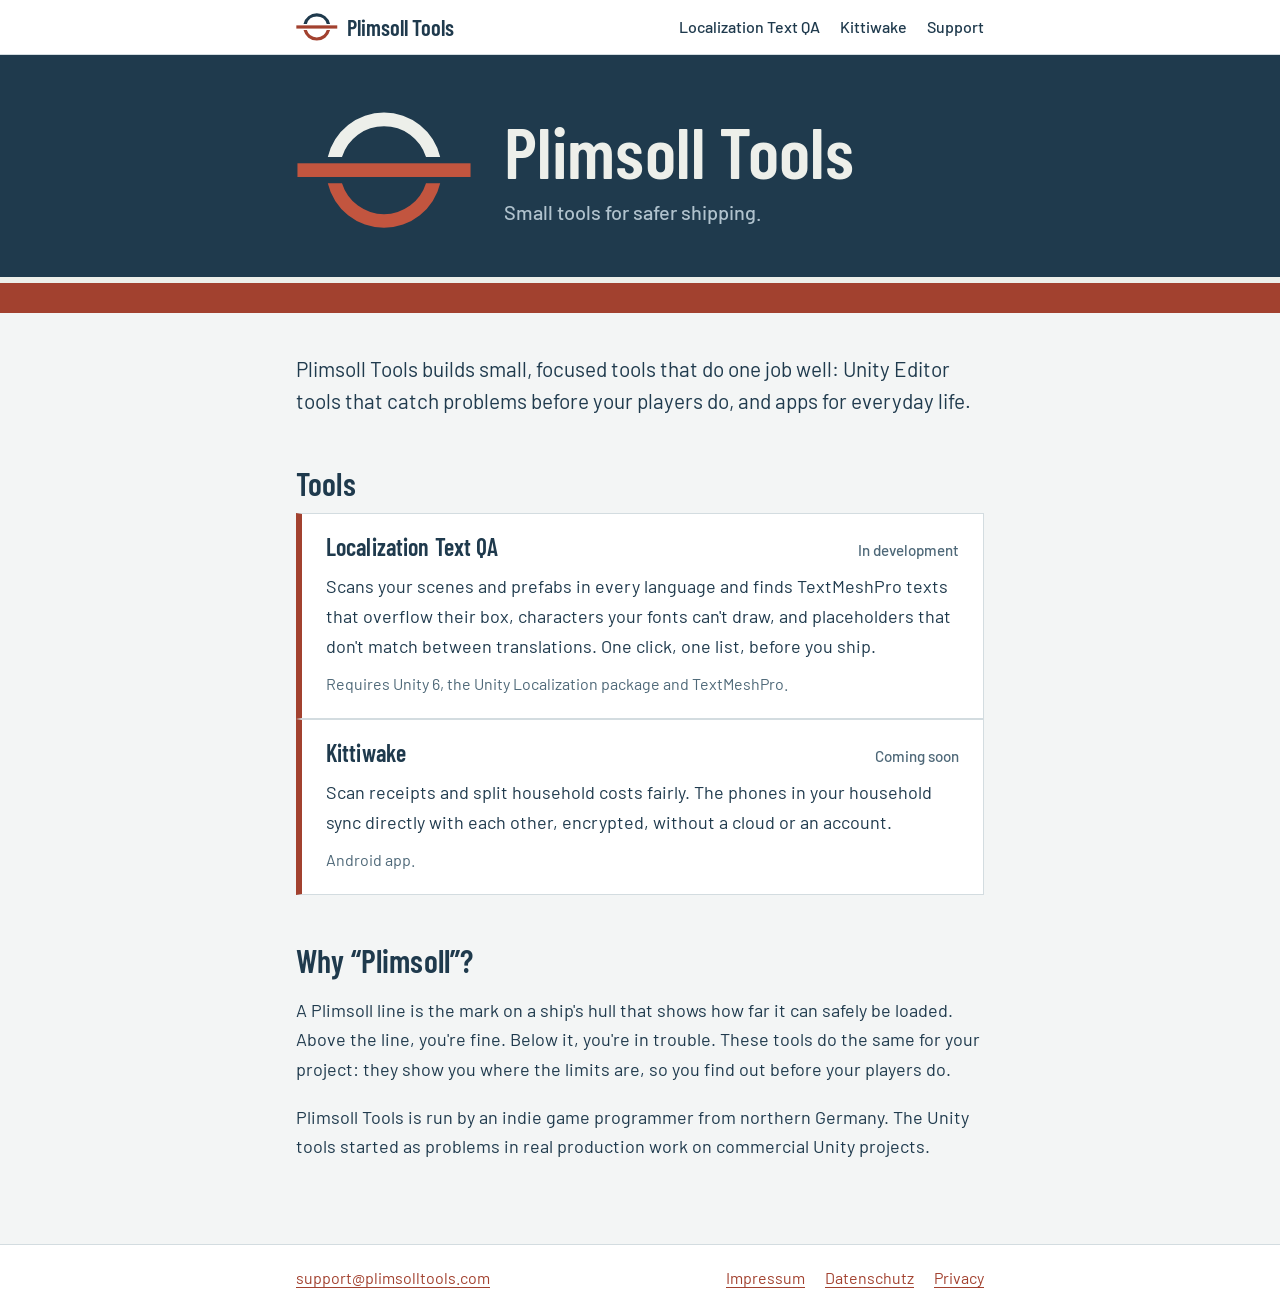
<file: index.html>
<!doctype html>
<html lang="en">
<head>
<meta charset="utf-8">
<meta name="viewport" content="width=device-width, initial-scale=1">
<title>Plimsoll Tools – Small tools for safer shipping</title>
<meta name="description" content="Small, focused tools: Unity Editor tools that catch problems before your players do, and apps for everyday life.">
<meta property="og:title" content="Plimsoll Tools – Small tools for safer shipping">
<meta property="og:description" content="Small, focused tools: Unity Editor tools that catch problems before your players do, and apps for everyday life.">
<meta property="og:image" content="https://plimsolltools.com/assets/og.png">
<meta property="og:type" content="website">
<link rel="icon" href="assets/favicon.svg" type="image/svg+xml">
<link rel="preload" href="assets/fonts/BarlowCondensed-SemiBold.woff2" as="font" type="font/woff2" crossorigin>
<link rel="stylesheet" href="assets/style.css">
</head>
<body>
<header class="site-head">
  <div class="wrap head-inner">
    <a class="brand" href="index.html"><svg class="mark mark-head" viewBox="-61 -41 122 82" aria-hidden="true"><path class="mark-top" d="M-38.96 -9.05A40 40 0 0 1 38.96 -9.05L29.13 -9.05A30.5 30.5 0 0 0 -29.13 -9.05Z"/><path class="mark-low" d="M-38.96 9.05A40 40 0 0 0 38.96 9.05L29.13 9.05A30.5 30.5 0 0 1 -29.13 9.05Z"/><g class="mark-low"><rect x="-60" y="-4.75" width="120" height="9.5"/></g></svg><span>Plimsoll Tools</span></a>
    <nav aria-label="Main"><a href="tools/localization-text-qa/index.html">Localization Text QA</a><a href="apps/kittiwake/index.html">Kittiwake</a><a href="support.html">Support</a></nav>
  </div>
</header>
<section class="hero"><div class="wrap"><svg class="mark mark-hero" viewBox="-61 -41 122 82" role="img" aria-label="Plimsoll mark"><path class="mark-top" d="M-38.96 -9.05A40 40 0 0 1 38.96 -9.05L29.13 -9.05A30.5 30.5 0 0 0 -29.13 -9.05Z"/><path class="mark-low" d="M-38.96 9.05A40 40 0 0 0 38.96 9.05L29.13 9.05A30.5 30.5 0 0 1 -29.13 9.05Z"/><g class="mark-low"><rect x="-60" y="-4.75" width="120" height="9.5"/></g></svg>
<div><h1>Plimsoll Tools</h1><p class="claim">Small tools for safer shipping.</p></div></div><div class="waterline" aria-hidden="true"></div></section>
<main class="wrap content">

<p class="lead">Plimsoll Tools builds small, focused tools that do one job well: Unity Editor tools that catch problems before your players do, and apps for everyday life.</p>

<h2>Tools</h2>
<article class="tool">
  <div class="tool-head"><h3><a href="tools/localization-text-qa/index.html">Localization Text QA</a></h3><span class="status">In development</span></div>
  <p>Scans your scenes and prefabs in every language and finds TextMeshPro texts that overflow their box, characters your fonts can't draw, and placeholders that don't match between translations. One click, one list, before you ship.</p>
  <p class="meta">Requires Unity 6, the Unity Localization package and TextMeshPro.</p>
</article>
<article class="tool">
  <div class="tool-head"><h3><a href="apps/kittiwake/index.html">Kittiwake</a></h3><span class="status">Coming soon</span></div>
  <p>Scan receipts and split household costs fairly. The phones in your household sync directly with each other, encrypted, without a cloud or an account.</p>
  <p class="meta">Android app.</p>
</article>

<h2>Why “Plimsoll”?</h2>
<p>A Plimsoll line is the mark on a ship's hull that shows how far it can safely be loaded. Above the line, you're fine. Below it, you're in trouble. These tools do the same for your project: they show you where the limits are, so you find out before your players do.</p>
<p>Plimsoll Tools is run by an indie game programmer from northern Germany. The Unity tools started as problems in real production work on commercial Unity projects.</p>

</main>
<footer class="site-foot">
  <div class="wrap foot-inner">
    <p><a href="mailto:support@plimsolltools.com">support@plimsolltools.com</a></p>
    <p><a href="impressum.html">Impressum</a> <a href="datenschutz.html">Datenschutz</a> <a href="privacy.html">Privacy</a></p>
  </div>
</footer>
</body>
</html>
</file>
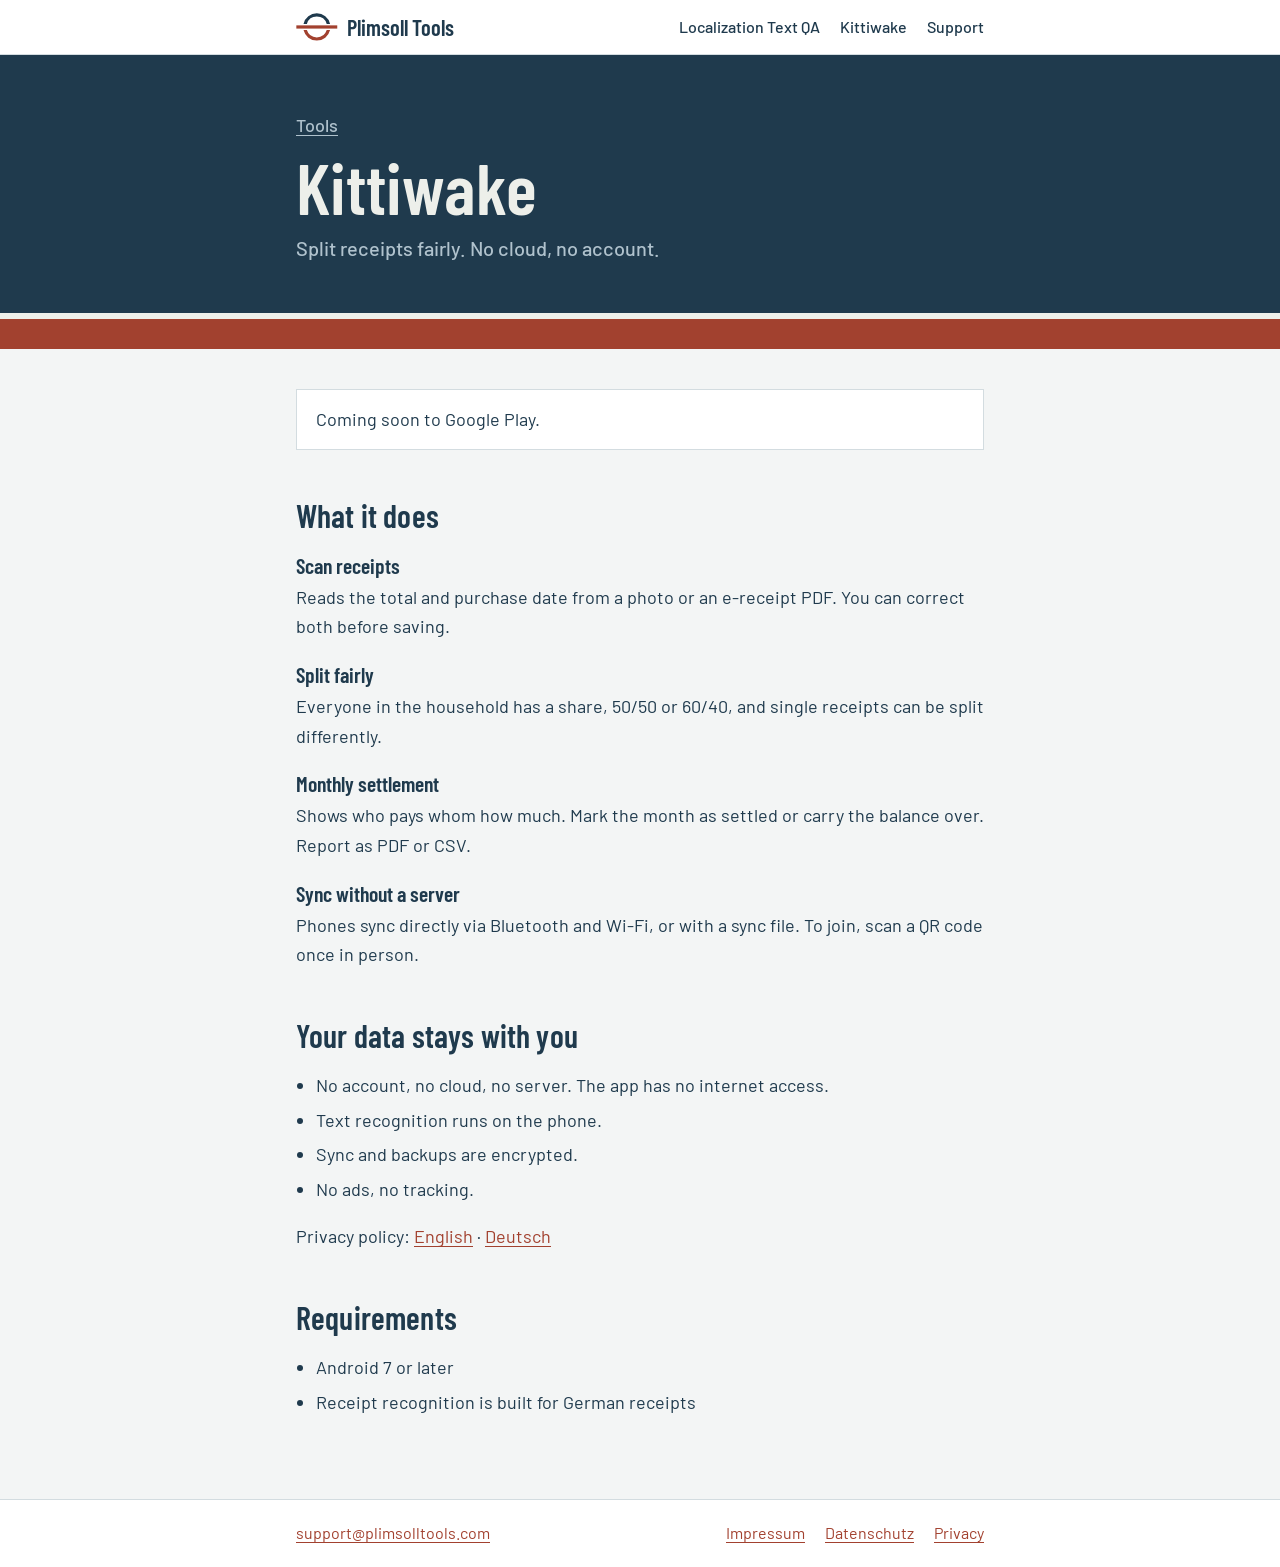
<file: apps/kittiwake/index.html>
<!doctype html>
<html lang="en">
<head>
<meta charset="utf-8">
<meta name="viewport" content="width=device-width, initial-scale=1">
<title>Kittiwake – Plimsoll Tools</title>
<meta name="description" content="Scan receipts and split household costs fairly. No cloud, no account.">
<meta property="og:title" content="Kittiwake – Plimsoll Tools">
<meta property="og:description" content="Scan receipts and split household costs fairly. No cloud, no account.">
<meta property="og:image" content="https://plimsolltools.com/assets/og.png">
<meta property="og:type" content="website">
<link rel="icon" href="../../assets/favicon.svg" type="image/svg+xml">
<link rel="preload" href="../../assets/fonts/BarlowCondensed-SemiBold.woff2" as="font" type="font/woff2" crossorigin>
<link rel="stylesheet" href="../../assets/style.css">
</head>
<body>
<header class="site-head">
  <div class="wrap head-inner">
    <a class="brand" href="../../index.html"><svg class="mark mark-head" viewBox="-61 -41 122 82" aria-hidden="true"><path class="mark-top" d="M-38.96 -9.05A40 40 0 0 1 38.96 -9.05L29.13 -9.05A30.5 30.5 0 0 0 -29.13 -9.05Z"/><path class="mark-low" d="M-38.96 9.05A40 40 0 0 0 38.96 9.05L29.13 9.05A30.5 30.5 0 0 1 -29.13 9.05Z"/><g class="mark-low"><rect x="-60" y="-4.75" width="120" height="9.5"/></g></svg><span>Plimsoll Tools</span></a>
    <nav aria-label="Main"><a href="../../tools/localization-text-qa/index.html">Localization Text QA</a><a href="../../apps/kittiwake/index.html">Kittiwake</a><a href="../../support.html">Support</a></nav>
  </div>
</header>
<section class="hero"><div class="wrap"><div><p class="crumb"><a href="../../index.html">Tools</a></p><h1>Kittiwake</h1>
<p class="claim">Split receipts fairly. No cloud, no account.</p></div></div><div class="waterline" aria-hidden="true"></div></section>
<main class="wrap content">

<p class="note">Coming soon to Google Play.</p>

<h2>What it does</h2>
<dl class="checks">
  <dt>Scan receipts</dt><dd>Reads the total and purchase date from a photo or an e-receipt PDF. You can correct both before saving.</dd>
  <dt>Split fairly</dt><dd>Everyone in the household has a share, 50/50 or 60/40, and single receipts can be split differently.</dd>
  <dt>Monthly settlement</dt><dd>Shows who pays whom how much. Mark the month as settled or carry the balance over. Report as PDF or CSV.</dd>
  <dt>Sync without a server</dt><dd>Phones sync directly via Bluetooth and Wi-Fi, or with a sync file. To join, scan a QR code once in person.</dd>
</dl>

<h2>Your data stays with you</h2>
<ul>
  <li>No account, no cloud, no server. The app has no internet access.</li>
  <li>Text recognition runs on the phone.</li>
  <li>Sync and backups are encrypted.</li>
  <li>No ads, no tracking.</li>
</ul>
<p>Privacy policy: <a href="privacy.html">English</a> · <a href="datenschutz.html" lang="de">Deutsch</a></p>

<h2>Requirements</h2>
<ul>
  <li>Android 7 or later</li>
  <li>Receipt recognition is built for German receipts</li>
</ul>

</main>
<footer class="site-foot">
  <div class="wrap foot-inner">
    <p><a href="mailto:support@plimsolltools.com">support@plimsolltools.com</a></p>
    <p><a href="../../impressum.html">Impressum</a> <a href="../../datenschutz.html">Datenschutz</a> <a href="../../privacy.html">Privacy</a></p>
  </div>
</footer>
</body>
</html>
</file>
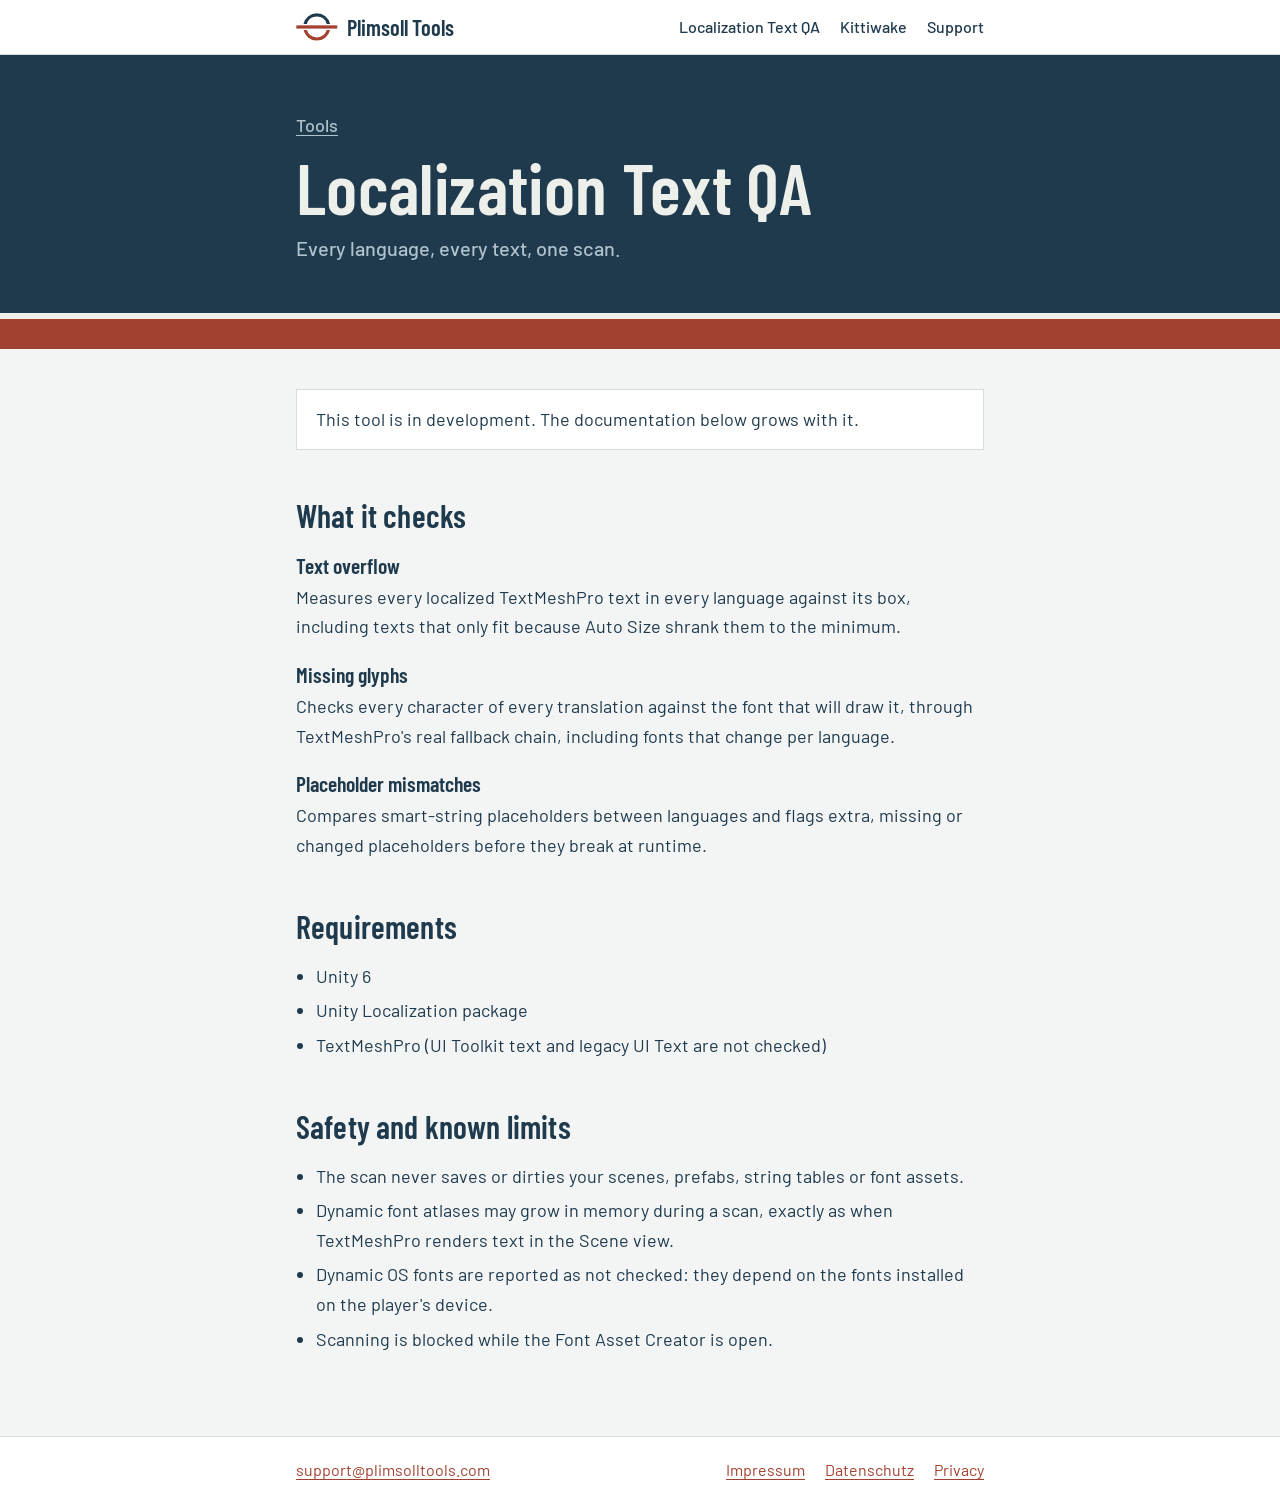
<file: tools/localization-text-qa/index.html>
<!doctype html>
<html lang="en">
<head>
<meta charset="utf-8">
<meta name="viewport" content="width=device-width, initial-scale=1">
<title>Localization Text QA – Plimsoll Tools</title>
<meta name="description" content="Find overflowing texts, missing glyphs and placeholder mismatches in every language of your Unity project.">
<meta property="og:title" content="Localization Text QA – Plimsoll Tools">
<meta property="og:description" content="Find overflowing texts, missing glyphs and placeholder mismatches in every language of your Unity project.">
<meta property="og:image" content="https://plimsolltools.com/assets/og.png">
<meta property="og:type" content="website">
<link rel="icon" href="../../assets/favicon.svg" type="image/svg+xml">
<link rel="preload" href="../../assets/fonts/BarlowCondensed-SemiBold.woff2" as="font" type="font/woff2" crossorigin>
<link rel="stylesheet" href="../../assets/style.css">
</head>
<body>
<header class="site-head">
  <div class="wrap head-inner">
    <a class="brand" href="../../index.html"><svg class="mark mark-head" viewBox="-61 -41 122 82" aria-hidden="true"><path class="mark-top" d="M-38.96 -9.05A40 40 0 0 1 38.96 -9.05L29.13 -9.05A30.5 30.5 0 0 0 -29.13 -9.05Z"/><path class="mark-low" d="M-38.96 9.05A40 40 0 0 0 38.96 9.05L29.13 9.05A30.5 30.5 0 0 1 -29.13 9.05Z"/><g class="mark-low"><rect x="-60" y="-4.75" width="120" height="9.5"/></g></svg><span>Plimsoll Tools</span></a>
    <nav aria-label="Main"><a href="../../tools/localization-text-qa/index.html">Localization Text QA</a><a href="../../apps/kittiwake/index.html">Kittiwake</a><a href="../../support.html">Support</a></nav>
  </div>
</header>
<section class="hero"><div class="wrap"><div><p class="crumb"><a href="../../index.html">Tools</a></p><h1>Localization Text QA</h1>
<p class="claim">Every language, every text, one scan.</p></div></div><div class="waterline" aria-hidden="true"></div></section>
<main class="wrap content">

<p class="note">This tool is in development. The documentation below grows with it.</p>

<h2>What it checks</h2>
<dl class="checks">
  <dt>Text overflow</dt><dd>Measures every localized TextMeshPro text in every language against its box, including texts that only fit because Auto Size shrank them to the minimum.</dd>
  <dt>Missing glyphs</dt><dd>Checks every character of every translation against the font that will draw it, through TextMeshPro's real fallback chain, including fonts that change per language.</dd>
  <dt>Placeholder mismatches</dt><dd>Compares smart-string placeholders between languages and flags extra, missing or changed placeholders before they break at runtime.</dd>
</dl>

<h2>Requirements</h2>
<ul>
  <li>Unity 6</li>
  <li>Unity Localization package</li>
  <li>TextMeshPro (UI Toolkit text and legacy UI Text are not checked)</li>
</ul>

<!-- Vor dem Release ergänzen, jeweils als h2-Abschnitt:
     Installation (Import aus dem Asset Store, Menüpfad zum Fenster),
     Your first scan (Scan-Umfang wählen, Scan starten, Ergebnisliste lesen, Treffer anklicken),
     Settings (Beispielwerte für Platzhalter, Referenzsprache, Ignorieren-Liste). -->

<h2>Safety and known limits</h2>
<ul>
  <li>The scan never saves or dirties your scenes, prefabs, string tables or font assets.</li>
  <li>Dynamic font atlases may grow in memory during a scan, exactly as when TextMeshPro renders text in the Scene view.</li>
  <li>Dynamic OS fonts are reported as not checked: they depend on the fonts installed on the player's device.</li>
  <li>Scanning is blocked while the Font Asset Creator is open.</li>
</ul>

<!-- Vor dem Release: Abschnitt "Changelog" ergänzen, Versionen eintragen, neueste zuerst. -->

</main>
<footer class="site-foot">
  <div class="wrap foot-inner">
    <p><a href="mailto:support@plimsolltools.com">support@plimsolltools.com</a></p>
    <p><a href="../../impressum.html">Impressum</a> <a href="../../datenschutz.html">Datenschutz</a> <a href="../../privacy.html">Privacy</a></p>
  </div>
</footer>
</body>
</html>
</file>
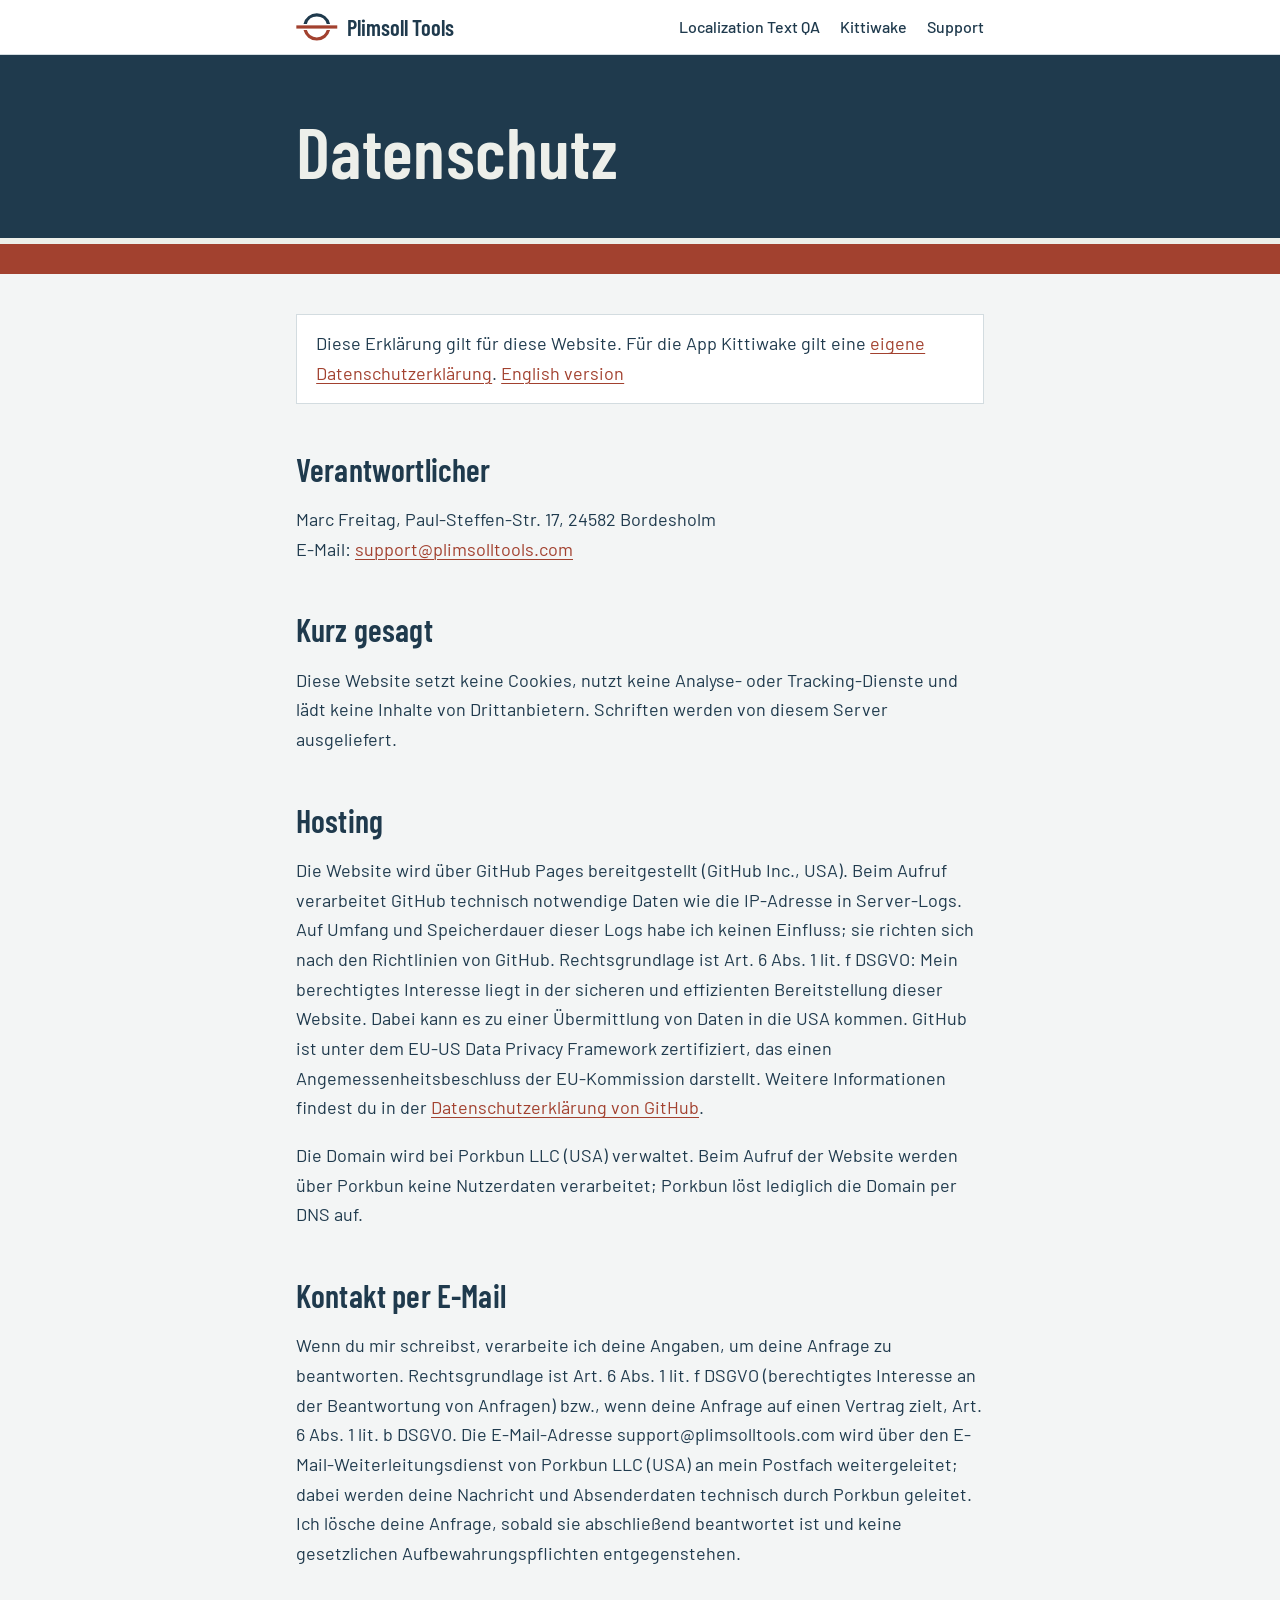
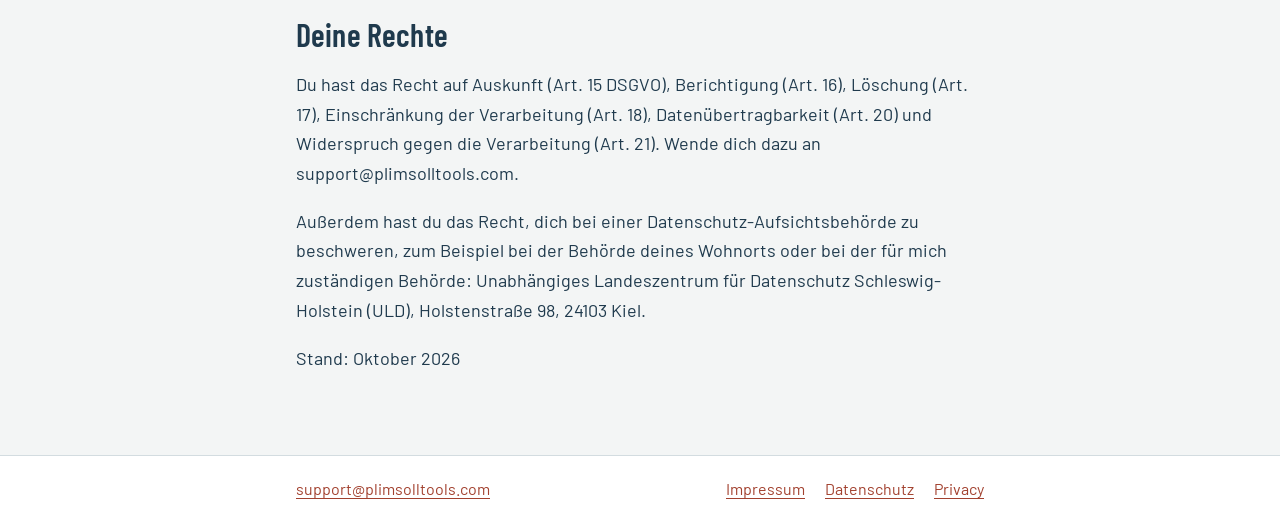
<file: datenschutz.html>
<!doctype html>
<html lang="de">
<head>
<meta charset="utf-8">
<meta name="viewport" content="width=device-width, initial-scale=1">
<title>Datenschutz – Plimsoll Tools</title>
<meta name="description" content="Datenschutzerklärung von Plimsoll Tools.">
<meta property="og:title" content="Datenschutz – Plimsoll Tools">
<meta property="og:description" content="Datenschutzerklärung von Plimsoll Tools.">
<meta property="og:image" content="https://plimsolltools.com/assets/og.png">
<meta property="og:type" content="website">
<link rel="icon" href="assets/favicon.svg" type="image/svg+xml">
<link rel="preload" href="assets/fonts/BarlowCondensed-SemiBold.woff2" as="font" type="font/woff2" crossorigin>
<link rel="stylesheet" href="assets/style.css">
</head>
<body>
<header class="site-head">
  <div class="wrap head-inner">
    <a class="brand" href="index.html"><svg class="mark mark-head" viewBox="-61 -41 122 82" aria-hidden="true"><path class="mark-top" d="M-38.96 -9.05A40 40 0 0 1 38.96 -9.05L29.13 -9.05A30.5 30.5 0 0 0 -29.13 -9.05Z"/><path class="mark-low" d="M-38.96 9.05A40 40 0 0 0 38.96 9.05L29.13 9.05A30.5 30.5 0 0 1 -29.13 9.05Z"/><g class="mark-low"><rect x="-60" y="-4.75" width="120" height="9.5"/></g></svg><span>Plimsoll Tools</span></a>
    <nav aria-label="Main"><a href="tools/localization-text-qa/index.html">Localization Text QA</a><a href="apps/kittiwake/index.html">Kittiwake</a><a href="support.html">Support</a></nav>
  </div>
</header>
<section class="hero"><div class="wrap"><div><h1>Datenschutz</h1></div></div><div class="waterline" aria-hidden="true"></div></section>
<main class="wrap content">

<p class="note">Diese Erklärung gilt für diese Website. Für die App Kittiwake gilt eine <a href="apps/kittiwake/datenschutz.html">eigene Datenschutzerklärung</a>. <a href="privacy.html" lang="en">English version</a></p>

<h2>Verantwortlicher</h2>
<p>Marc Freitag, Paul-Steffen-Str. 17, 24582 Bordesholm<br>E-Mail: <a href="mailto:support@plimsolltools.com">support@plimsolltools.com</a></p>
<h2>Kurz gesagt</h2>
<p>Diese Website setzt keine Cookies, nutzt keine Analyse- oder Tracking-Dienste und lädt keine Inhalte von Drittanbietern. Schriften werden von diesem Server ausgeliefert.</p>
<h2>Hosting</h2>
<p>Die Website wird über GitHub Pages bereitgestellt (GitHub Inc., USA). Beim Aufruf verarbeitet GitHub technisch notwendige Daten wie die IP-Adresse in Server-Logs. Auf Umfang und Speicherdauer dieser Logs habe ich keinen Einfluss; sie richten sich nach den Richtlinien von GitHub. Rechtsgrundlage ist Art. 6 Abs. 1 lit. f DSGVO: Mein berechtigtes Interesse liegt in der sicheren und effizienten Bereitstellung dieser Website. Dabei kann es zu einer Übermittlung von Daten in die USA kommen. GitHub ist unter dem EU-US Data Privacy Framework zertifiziert, das einen Angemessenheitsbeschluss der EU-Kommission darstellt. Weitere Informationen findest du in der <a href="https://docs.github.com/de/site-policy/privacy-policies/github-general-privacy-statement">Datenschutzerklärung von GitHub</a>.</p>
<p>Die Domain wird bei Porkbun LLC (USA) verwaltet. Beim Aufruf der Website werden über Porkbun keine Nutzerdaten verarbeitet; Porkbun löst lediglich die Domain per DNS auf.</p>
<h2>Kontakt per E-Mail</h2>
<p>Wenn du mir schreibst, verarbeite ich deine Angaben, um deine Anfrage zu beantworten. Rechtsgrundlage ist Art. 6 Abs. 1 lit. f DSGVO (berechtigtes Interesse an der Beantwortung von Anfragen) bzw., wenn deine Anfrage auf einen Vertrag zielt, Art. 6 Abs. 1 lit. b DSGVO. Die E-Mail-Adresse support@plimsolltools.com wird über den E-Mail-Weiterleitungsdienst von Porkbun LLC (USA) an mein Postfach weitergeleitet; dabei werden deine Nachricht und Absenderdaten technisch durch Porkbun geleitet. Ich lösche deine Anfrage, sobald sie abschließend beantwortet ist und keine gesetzlichen Aufbewahrungspflichten entgegenstehen.</p>
<h2>Deine Rechte</h2>
<p>Du hast das Recht auf Auskunft (Art. 15 DSGVO), Berichtigung (Art. 16), Löschung (Art. 17), Einschränkung der Verarbeitung (Art. 18), Datenübertragbarkeit (Art. 20) und Widerspruch gegen die Verarbeitung (Art. 21). Wende dich dazu an support@plimsolltools.com.</p>
<p>Außerdem hast du das Recht, dich bei einer Datenschutz-Aufsichtsbehörde zu beschweren, zum Beispiel bei der Behörde deines Wohnorts oder bei der für mich zuständigen Behörde: Unabhängiges Landeszentrum für Datenschutz Schleswig-Holstein (ULD), Holstenstraße 98, 24103 Kiel.</p>
<p>Stand: Oktober 2026</p>

</main>
<footer class="site-foot">
  <div class="wrap foot-inner">
    <p><a href="mailto:support@plimsolltools.com">support@plimsolltools.com</a></p>
    <p><a href="impressum.html">Impressum</a> <a href="datenschutz.html">Datenschutz</a> <a href="privacy.html">Privacy</a></p>
  </div>
</footer>
</body>
</html>
</file>
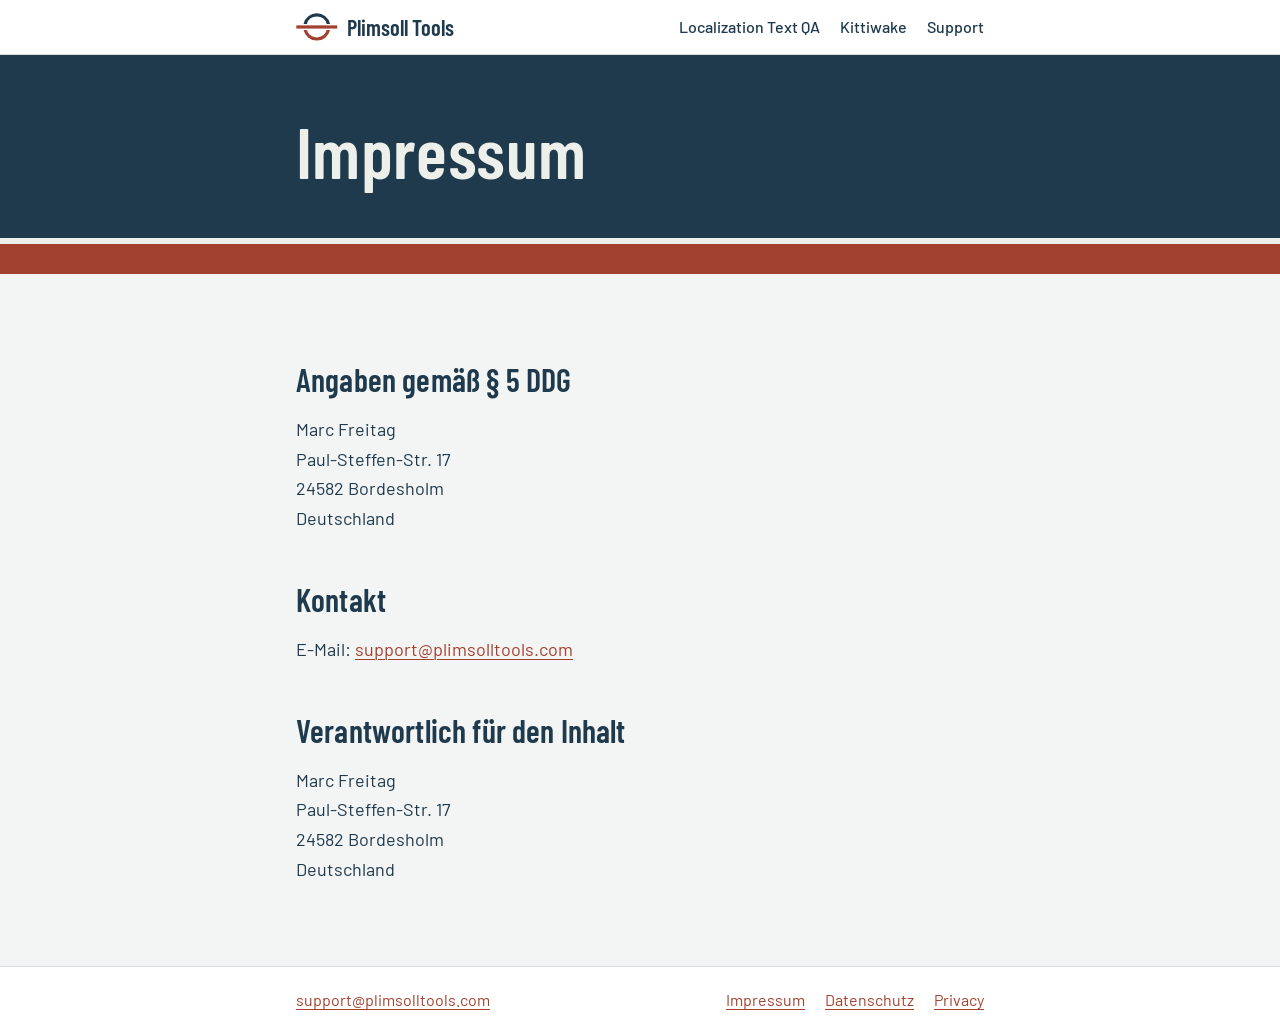
<file: impressum.html>
<!doctype html>
<html lang="de">
<head>
<meta charset="utf-8">
<meta name="viewport" content="width=device-width, initial-scale=1">
<title>Impressum – Plimsoll Tools</title>
<meta name="description" content="Impressum von Plimsoll Tools.">
<meta property="og:title" content="Impressum – Plimsoll Tools">
<meta property="og:description" content="Impressum von Plimsoll Tools.">
<meta property="og:image" content="https://plimsolltools.com/assets/og.png">
<meta property="og:type" content="website">
<link rel="icon" href="assets/favicon.svg" type="image/svg+xml">
<link rel="preload" href="assets/fonts/BarlowCondensed-SemiBold.woff2" as="font" type="font/woff2" crossorigin>
<link rel="stylesheet" href="assets/style.css">
</head>
<body>
<header class="site-head">
  <div class="wrap head-inner">
    <a class="brand" href="index.html"><svg class="mark mark-head" viewBox="-61 -41 122 82" aria-hidden="true"><path class="mark-top" d="M-38.96 -9.05A40 40 0 0 1 38.96 -9.05L29.13 -9.05A30.5 30.5 0 0 0 -29.13 -9.05Z"/><path class="mark-low" d="M-38.96 9.05A40 40 0 0 0 38.96 9.05L29.13 9.05A30.5 30.5 0 0 1 -29.13 9.05Z"/><g class="mark-low"><rect x="-60" y="-4.75" width="120" height="9.5"/></g></svg><span>Plimsoll Tools</span></a>
    <nav aria-label="Main"><a href="tools/localization-text-qa/index.html">Localization Text QA</a><a href="apps/kittiwake/index.html">Kittiwake</a><a href="support.html">Support</a></nav>
  </div>
</header>
<section class="hero"><div class="wrap"><div><h1>Impressum</h1></div></div><div class="waterline" aria-hidden="true"></div></section>
<main class="wrap content">

<h2>Angaben gemäß § 5 DDG</h2>
<p>Marc Freitag<br>Paul-Steffen-Str. 17<br>24582 Bordesholm<br>Deutschland</p>
<h2>Kontakt</h2>
<p>E-Mail: <a href="mailto:support@plimsolltools.com">support@plimsolltools.com</a></p>
<h2>Verantwortlich für den Inhalt</h2>
<p>Marc Freitag<br>Paul-Steffen-Str. 17<br>24582 Bordesholm<br>Deutschland</p>

</main>
<footer class="site-foot">
  <div class="wrap foot-inner">
    <p><a href="mailto:support@plimsolltools.com">support@plimsolltools.com</a></p>
    <p><a href="impressum.html">Impressum</a> <a href="datenschutz.html">Datenschutz</a> <a href="privacy.html">Privacy</a></p>
  </div>
</footer>
</body>
</html>
</file>
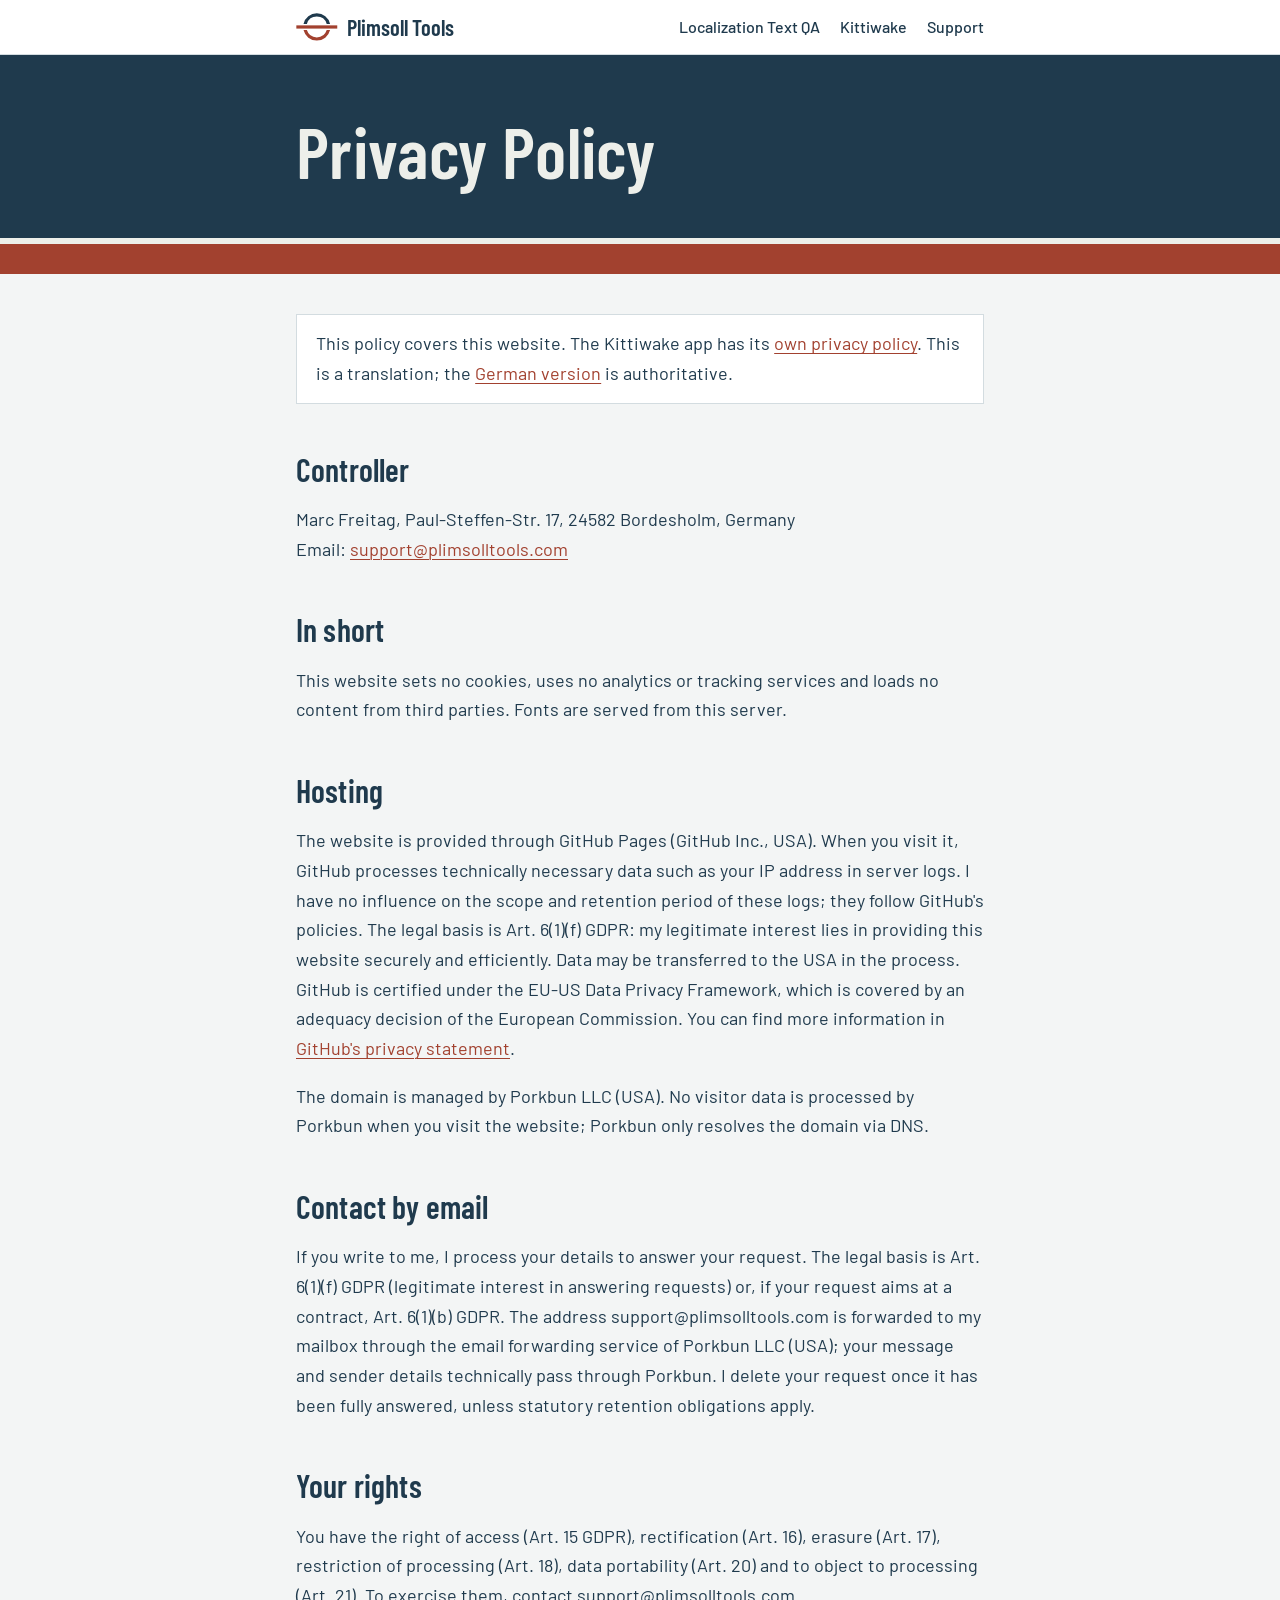
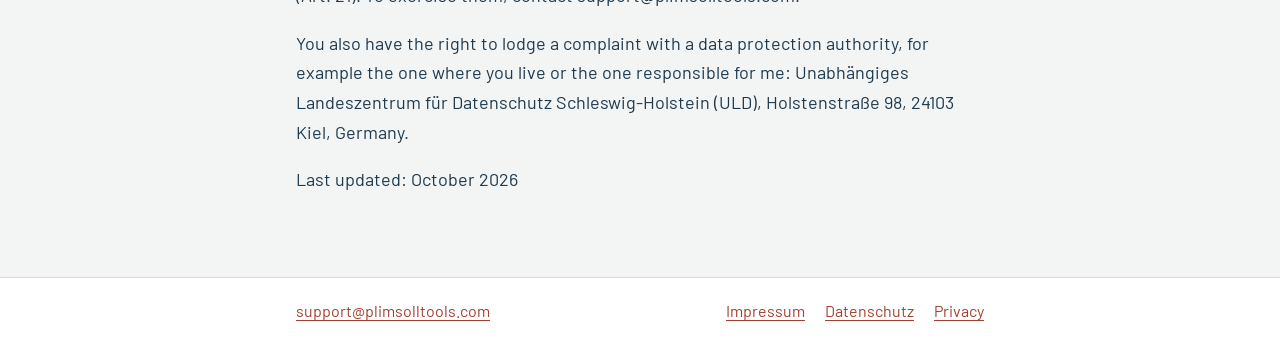
<file: privacy.html>
<!doctype html>
<html lang="en">
<head>
<meta charset="utf-8">
<meta name="viewport" content="width=device-width, initial-scale=1">
<title>Privacy Policy – Plimsoll Tools</title>
<meta name="description" content="Privacy policy of Plimsoll Tools.">
<meta property="og:title" content="Privacy Policy – Plimsoll Tools">
<meta property="og:description" content="Privacy policy of Plimsoll Tools.">
<meta property="og:image" content="https://plimsolltools.com/assets/og.png">
<meta property="og:type" content="website">
<link rel="icon" href="assets/favicon.svg" type="image/svg+xml">
<link rel="preload" href="assets/fonts/BarlowCondensed-SemiBold.woff2" as="font" type="font/woff2" crossorigin>
<link rel="stylesheet" href="assets/style.css">
</head>
<body>
<header class="site-head">
  <div class="wrap head-inner">
    <a class="brand" href="index.html"><svg class="mark mark-head" viewBox="-61 -41 122 82" aria-hidden="true"><path class="mark-top" d="M-38.96 -9.05A40 40 0 0 1 38.96 -9.05L29.13 -9.05A30.5 30.5 0 0 0 -29.13 -9.05Z"/><path class="mark-low" d="M-38.96 9.05A40 40 0 0 0 38.96 9.05L29.13 9.05A30.5 30.5 0 0 1 -29.13 9.05Z"/><g class="mark-low"><rect x="-60" y="-4.75" width="120" height="9.5"/></g></svg><span>Plimsoll Tools</span></a>
    <nav aria-label="Main"><a href="tools/localization-text-qa/index.html">Localization Text QA</a><a href="apps/kittiwake/index.html">Kittiwake</a><a href="support.html">Support</a></nav>
  </div>
</header>
<section class="hero"><div class="wrap"><div><h1>Privacy Policy</h1></div></div><div class="waterline" aria-hidden="true"></div></section>
<main class="wrap content">

<p class="note">This policy covers this website. The Kittiwake app has its <a href="apps/kittiwake/privacy.html">own privacy policy</a>. This is a translation; the <a href="datenschutz.html" lang="de">German version</a> is authoritative.</p>

<h2>Controller</h2>
<p>Marc Freitag, Paul-Steffen-Str. 17, 24582 Bordesholm, Germany<br>Email: <a href="mailto:support@plimsolltools.com">support@plimsolltools.com</a></p>
<h2>In short</h2>
<p>This website sets no cookies, uses no analytics or tracking services and loads no content from third parties. Fonts are served from this server.</p>
<h2>Hosting</h2>
<p>The website is provided through GitHub Pages (GitHub Inc., USA). When you visit it, GitHub processes technically necessary data such as your IP address in server logs. I have no influence on the scope and retention period of these logs; they follow GitHub's policies. The legal basis is Art. 6(1)(f) GDPR: my legitimate interest lies in providing this website securely and efficiently. Data may be transferred to the USA in the process. GitHub is certified under the EU-US Data Privacy Framework, which is covered by an adequacy decision of the European Commission. You can find more information in <a href="https://docs.github.com/en/site-policy/privacy-policies/github-general-privacy-statement">GitHub's privacy statement</a>.</p>
<p>The domain is managed by Porkbun LLC (USA). No visitor data is processed by Porkbun when you visit the website; Porkbun only resolves the domain via DNS.</p>
<h2>Contact by email</h2>
<p>If you write to me, I process your details to answer your request. The legal basis is Art. 6(1)(f) GDPR (legitimate interest in answering requests) or, if your request aims at a contract, Art. 6(1)(b) GDPR. The address support@plimsolltools.com is forwarded to my mailbox through the email forwarding service of Porkbun LLC (USA); your message and sender details technically pass through Porkbun. I delete your request once it has been fully answered, unless statutory retention obligations apply.</p>
<h2>Your rights</h2>
<p>You have the right of access (Art. 15 GDPR), rectification (Art. 16), erasure (Art. 17), restriction of processing (Art. 18), data portability (Art. 20) and to object to processing (Art. 21). To exercise them, contact support@plimsolltools.com.</p>
<p>You also have the right to lodge a complaint with a data protection authority, for example the one where you live or the one responsible for me: Unabhängiges Landeszentrum für Datenschutz Schleswig-Holstein (ULD), Holstenstraße 98, 24103 Kiel, Germany.</p>
<p>Last updated: October 2026</p>

</main>
<footer class="site-foot">
  <div class="wrap foot-inner">
    <p><a href="mailto:support@plimsolltools.com">support@plimsolltools.com</a></p>
    <p><a href="impressum.html">Impressum</a> <a href="datenschutz.html">Datenschutz</a> <a href="privacy.html">Privacy</a></p>
  </div>
</footer>
</body>
</html>
</file>
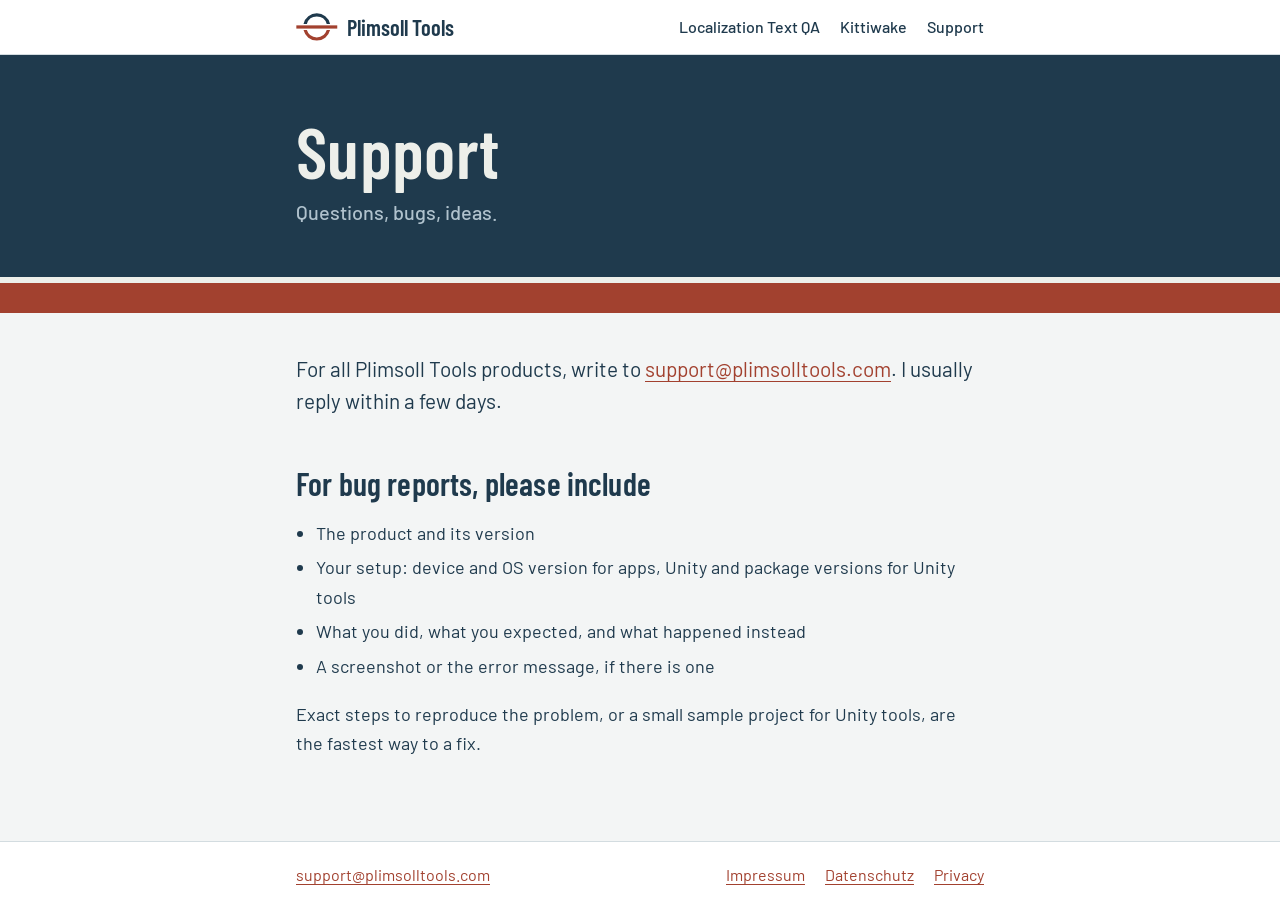
<file: support.html>
<!doctype html>
<html lang="en">
<head>
<meta charset="utf-8">
<meta name="viewport" content="width=device-width, initial-scale=1">
<title>Support – Plimsoll Tools</title>
<meta name="description" content="Get help with Plimsoll Tools.">
<meta property="og:title" content="Support – Plimsoll Tools">
<meta property="og:description" content="Get help with Plimsoll Tools.">
<meta property="og:image" content="https://plimsolltools.com/assets/og.png">
<meta property="og:type" content="website">
<link rel="icon" href="assets/favicon.svg" type="image/svg+xml">
<link rel="preload" href="assets/fonts/BarlowCondensed-SemiBold.woff2" as="font" type="font/woff2" crossorigin>
<link rel="stylesheet" href="assets/style.css">
</head>
<body>
<header class="site-head">
  <div class="wrap head-inner">
    <a class="brand" href="index.html"><svg class="mark mark-head" viewBox="-61 -41 122 82" aria-hidden="true"><path class="mark-top" d="M-38.96 -9.05A40 40 0 0 1 38.96 -9.05L29.13 -9.05A30.5 30.5 0 0 0 -29.13 -9.05Z"/><path class="mark-low" d="M-38.96 9.05A40 40 0 0 0 38.96 9.05L29.13 9.05A30.5 30.5 0 0 1 -29.13 9.05Z"/><g class="mark-low"><rect x="-60" y="-4.75" width="120" height="9.5"/></g></svg><span>Plimsoll Tools</span></a>
    <nav aria-label="Main"><a href="tools/localization-text-qa/index.html">Localization Text QA</a><a href="apps/kittiwake/index.html">Kittiwake</a><a href="support.html">Support</a></nav>
  </div>
</header>
<section class="hero"><div class="wrap"><div><h1>Support</h1><p class="claim">Questions, bugs, ideas.</p></div></div><div class="waterline" aria-hidden="true"></div></section>
<main class="wrap content">

<p class="lead">For all Plimsoll Tools products, write to <a href="mailto:support@plimsolltools.com">support@plimsolltools.com</a>. I usually reply within a few days.</p>
<h2>For bug reports, please include</h2>
<ul>
  <li>The product and its version</li>
  <li>Your setup: device and OS version for apps, Unity and package versions for Unity tools</li>
  <li>What you did, what you expected, and what happened instead</li>
  <li>A screenshot or the error message, if there is one</li>
</ul>
<p>Exact steps to reproduce the problem, or a small sample project for Unity tools, are the fastest way to a fix.</p>

</main>
<footer class="site-foot">
  <div class="wrap foot-inner">
    <p><a href="mailto:support@plimsolltools.com">support@plimsolltools.com</a></p>
    <p><a href="impressum.html">Impressum</a> <a href="datenschutz.html">Datenschutz</a> <a href="privacy.html">Privacy</a></p>
  </div>
</footer>
</body>
</html>
</file>
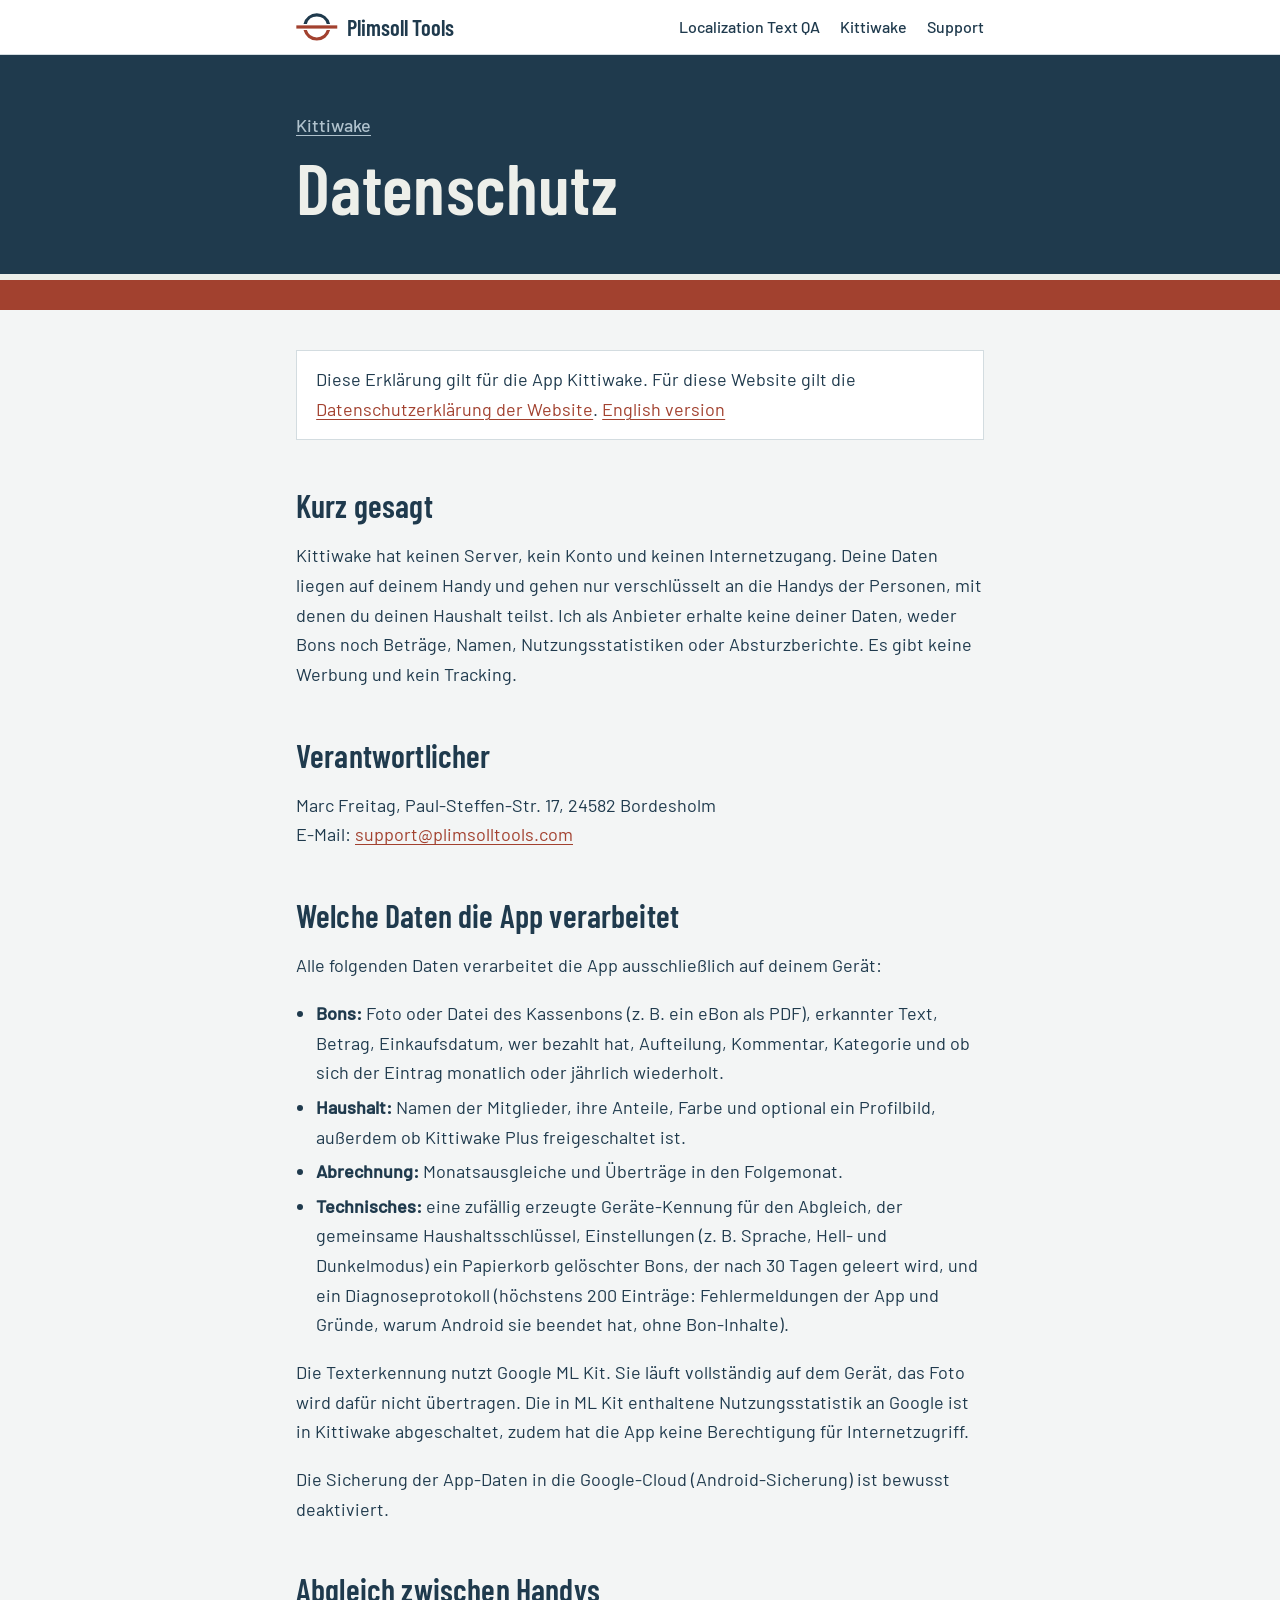
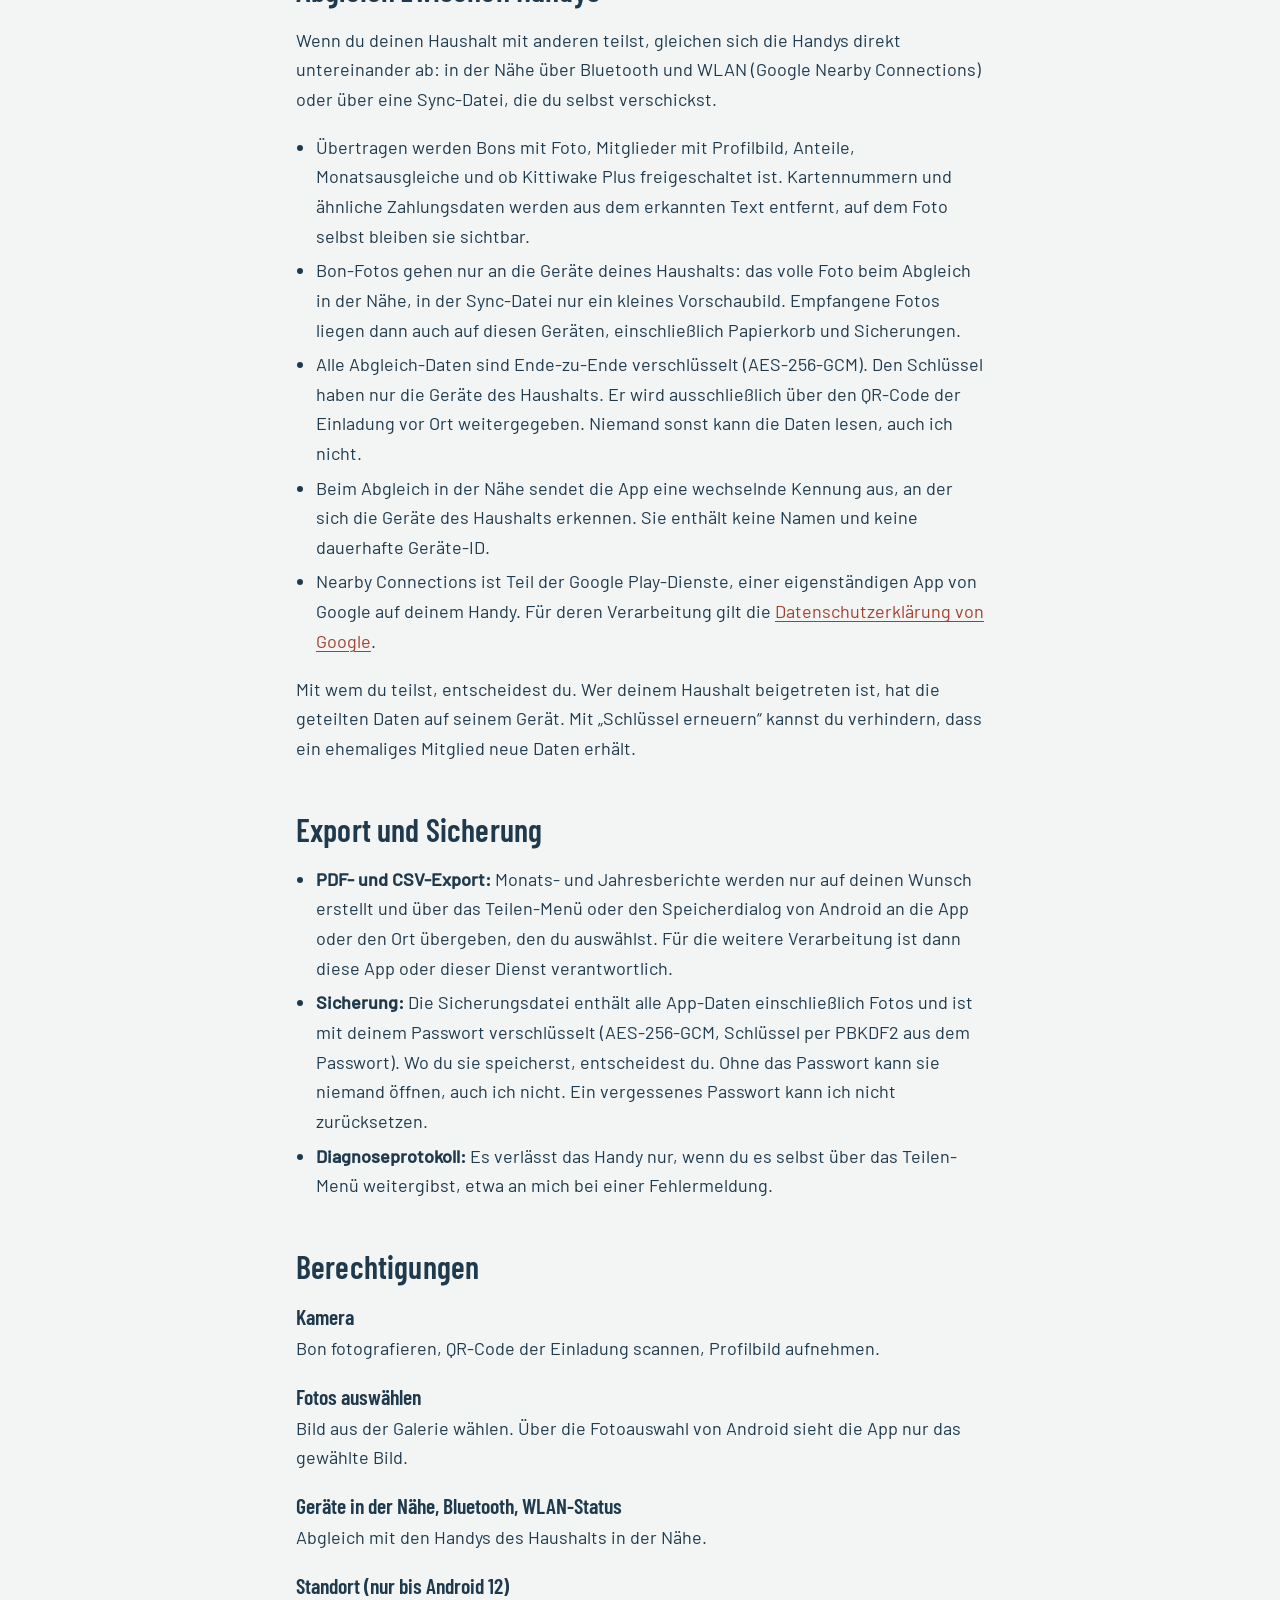
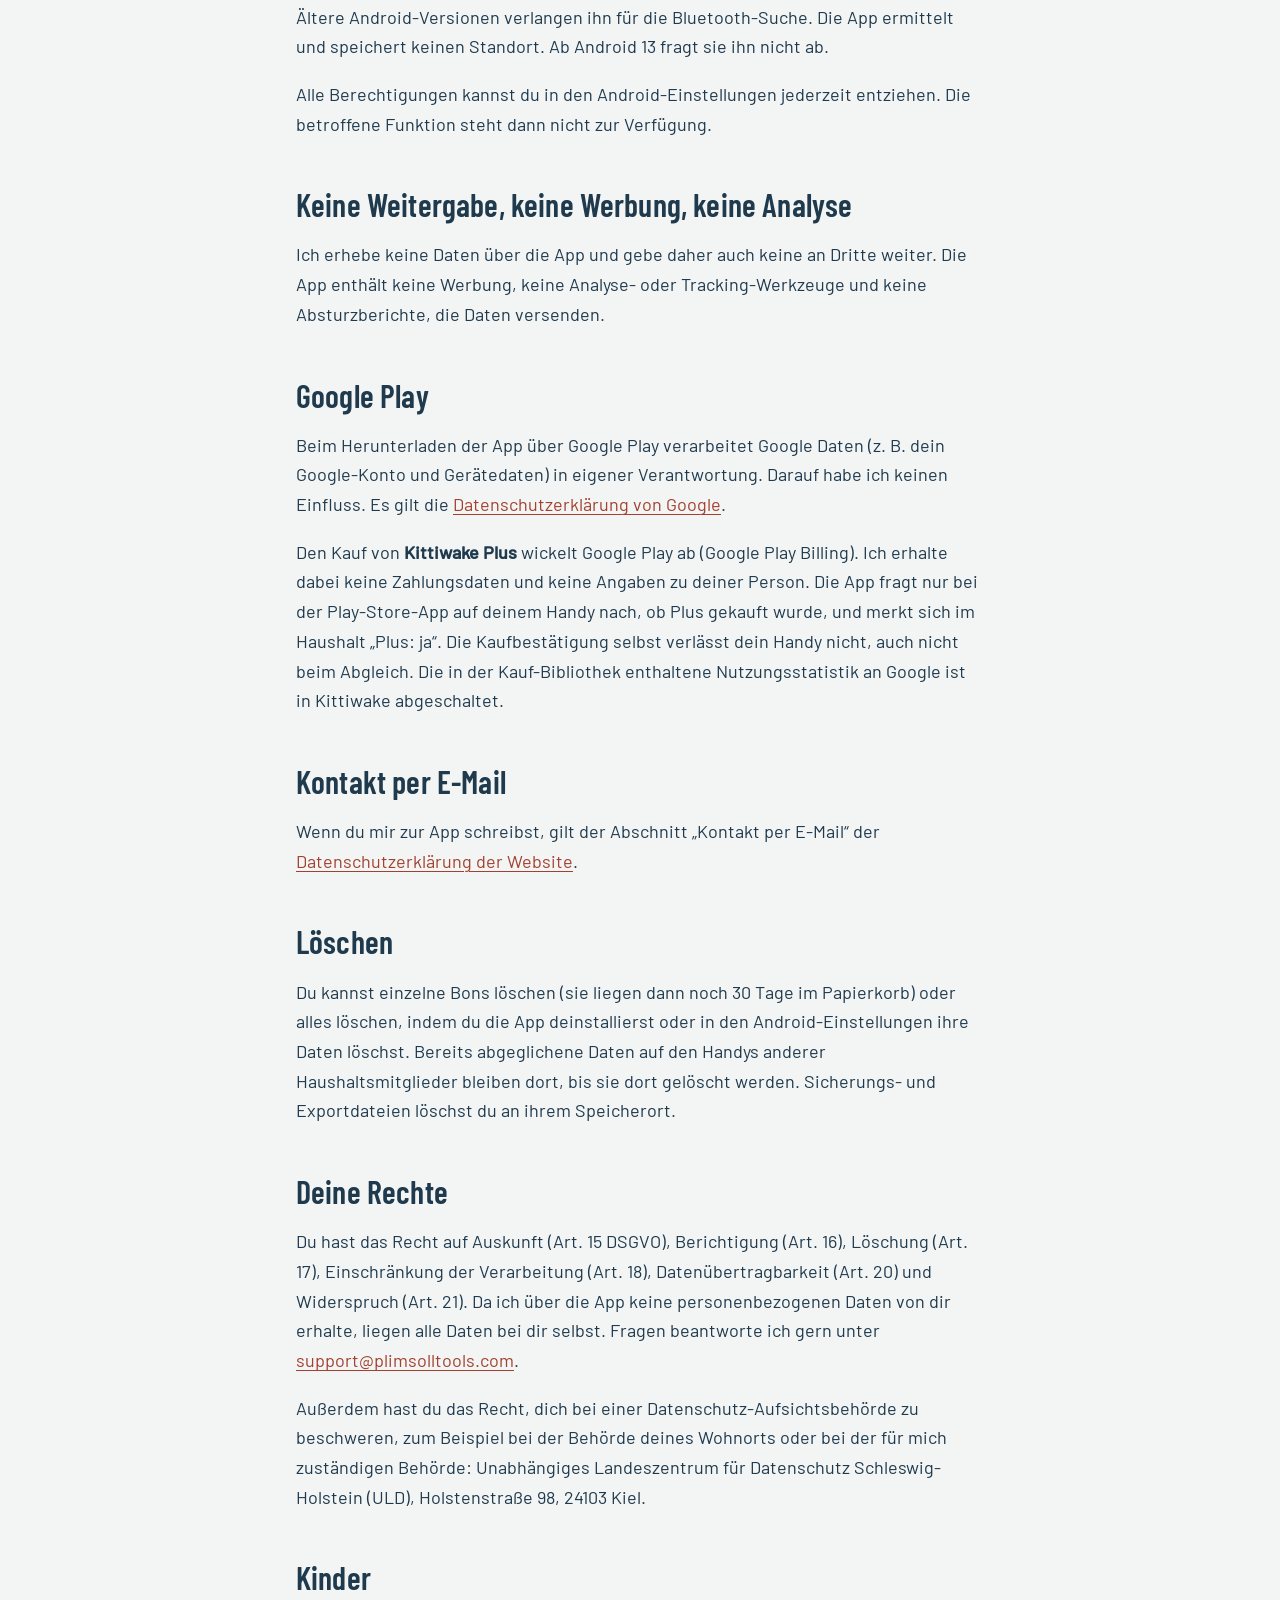
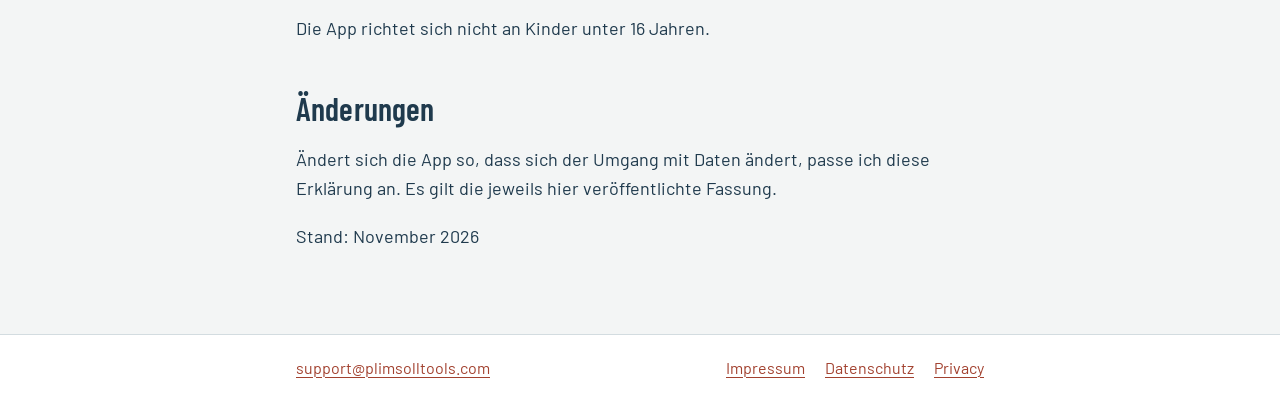
<file: apps/kittiwake/datenschutz.html>
<!doctype html>
<html lang="de">
<head>
<meta charset="utf-8">
<meta name="viewport" content="width=device-width, initial-scale=1">
<title>Datenschutz Kittiwake – Plimsoll Tools</title>
<meta name="description" content="Datenschutzerklärung der App Kittiwake.">
<meta property="og:title" content="Datenschutz Kittiwake – Plimsoll Tools">
<meta property="og:description" content="Datenschutzerklärung der App Kittiwake.">
<meta property="og:image" content="https://plimsolltools.com/assets/og.png">
<meta property="og:type" content="website">
<link rel="icon" href="../../assets/favicon.svg" type="image/svg+xml">
<link rel="preload" href="../../assets/fonts/BarlowCondensed-SemiBold.woff2" as="font" type="font/woff2" crossorigin>
<link rel="stylesheet" href="../../assets/style.css">
</head>
<body>
<header class="site-head">
  <div class="wrap head-inner">
    <a class="brand" href="../../index.html"><svg class="mark mark-head" viewBox="-61 -41 122 82" aria-hidden="true"><path class="mark-top" d="M-38.96 -9.05A40 40 0 0 1 38.96 -9.05L29.13 -9.05A30.5 30.5 0 0 0 -29.13 -9.05Z"/><path class="mark-low" d="M-38.96 9.05A40 40 0 0 0 38.96 9.05L29.13 9.05A30.5 30.5 0 0 1 -29.13 9.05Z"/><g class="mark-low"><rect x="-60" y="-4.75" width="120" height="9.5"/></g></svg><span>Plimsoll Tools</span></a>
    <nav aria-label="Main"><a href="../../tools/localization-text-qa/index.html">Localization Text QA</a><a href="../../apps/kittiwake/index.html">Kittiwake</a><a href="../../support.html">Support</a></nav>
  </div>
</header>
<section class="hero"><div class="wrap"><div><p class="crumb"><a href="index.html">Kittiwake</a></p><h1>Datenschutz</h1></div></div><div class="waterline" aria-hidden="true"></div></section>
<main class="wrap content">

<p class="note">Diese Erklärung gilt für die App Kittiwake. Für diese Website gilt die <a href="../../datenschutz.html">Datenschutzerklärung der Website</a>. <a href="privacy.html" lang="en">English version</a></p>

<h2>Kurz gesagt</h2>
<p>Kittiwake hat keinen Server, kein Konto und keinen Internetzugang. Deine Daten liegen auf deinem Handy und gehen nur verschlüsselt an die Handys der Personen, mit denen du deinen Haushalt teilst. Ich als Anbieter erhalte keine deiner Daten, weder Bons noch Beträge, Namen, Nutzungsstatistiken oder Absturzberichte. Es gibt keine Werbung und kein Tracking.</p>

<h2>Verantwortlicher</h2>
<p>Marc Freitag, Paul-Steffen-Str. 17, 24582 Bordesholm<br>E-Mail: <a href="mailto:support@plimsolltools.com">support@plimsolltools.com</a></p>

<h2>Welche Daten die App verarbeitet</h2>
<p>Alle folgenden Daten verarbeitet die App ausschließlich auf deinem Gerät:</p>
<ul>
  <li><strong>Bons:</strong> Foto oder Datei des Kassenbons (z. B. ein eBon als PDF), erkannter Text, Betrag, Einkaufsdatum, wer bezahlt hat, Aufteilung, Kommentar, Kategorie und ob sich der Eintrag monatlich oder jährlich wiederholt.</li>
  <li><strong>Haushalt:</strong> Namen der Mitglieder, ihre Anteile, Farbe und optional ein Profilbild, außerdem ob Kittiwake Plus freigeschaltet ist.</li>
  <li><strong>Abrechnung:</strong> Monatsausgleiche und Überträge in den Folgemonat.</li>
  <li><strong>Technisches:</strong> eine zufällig erzeugte Geräte-Kennung für den Abgleich, der gemeinsame Haushaltsschlüssel, Einstellungen (z. B. Sprache, Hell- und Dunkelmodus) ein Papierkorb gelöschter Bons, der nach 30 Tagen geleert wird, und ein Diagnoseprotokoll (höchstens 200 Einträge: Fehlermeldungen der App und Gründe, warum Android sie beendet hat, ohne Bon-Inhalte).</li>
</ul>
<p>Die Texterkennung nutzt Google ML Kit. Sie läuft vollständig auf dem Gerät, das Foto wird dafür nicht übertragen. Die in ML Kit enthaltene Nutzungsstatistik an Google ist in Kittiwake abgeschaltet, zudem hat die App keine Berechtigung für Internetzugriff.</p>
<p>Die Sicherung der App-Daten in die Google-Cloud (Android-Sicherung) ist bewusst deaktiviert.</p>

<h2>Abgleich zwischen Handys</h2>
<p>Wenn du deinen Haushalt mit anderen teilst, gleichen sich die Handys direkt untereinander ab: in der Nähe über Bluetooth und WLAN (Google Nearby Connections) oder über eine Sync-Datei, die du selbst verschickst.</p>
<ul>
  <li>Übertragen werden Bons mit Foto, Mitglieder mit Profilbild, Anteile, Monatsausgleiche und ob Kittiwake Plus freigeschaltet ist. Kartennummern und ähnliche Zahlungsdaten werden aus dem erkannten Text entfernt, auf dem Foto selbst bleiben sie sichtbar.</li>
  <li>Bon-Fotos gehen nur an die Geräte deines Haushalts: das volle Foto beim Abgleich in der Nähe, in der Sync-Datei nur ein kleines Vorschaubild. Empfangene Fotos liegen dann auch auf diesen Geräten, einschließlich Papierkorb und Sicherungen.</li>
  <li>Alle Abgleich-Daten sind Ende-zu-Ende verschlüsselt (AES-256-GCM). Den Schlüssel haben nur die Geräte des Haushalts. Er wird ausschließlich über den QR-Code der Einladung vor Ort weitergegeben. Niemand sonst kann die Daten lesen, auch ich nicht.</li>
  <li>Beim Abgleich in der Nähe sendet die App eine wechselnde Kennung aus, an der sich die Geräte des Haushalts erkennen. Sie enthält keine Namen und keine dauerhafte Geräte-ID.</li>
  <li>Nearby Connections ist Teil der Google Play-Dienste, einer eigenständigen App von Google auf deinem Handy. Für deren Verarbeitung gilt die <a href="https://policies.google.com/privacy">Datenschutzerklärung von Google</a>.</li>
</ul>
<p>Mit wem du teilst, entscheidest du. Wer deinem Haushalt beigetreten ist, hat die geteilten Daten auf seinem Gerät. Mit „Schlüssel erneuern“ kannst du verhindern, dass ein ehemaliges Mitglied neue Daten erhält.</p>

<h2>Export und Sicherung</h2>
<ul>
  <li><strong>PDF- und CSV-Export:</strong> Monats- und Jahresberichte werden nur auf deinen Wunsch erstellt und über das Teilen-Menü oder den Speicherdialog von Android an die App oder den Ort übergeben, den du auswählst. Für die weitere Verarbeitung ist dann diese App oder dieser Dienst verantwortlich.</li>
  <li><strong>Sicherung:</strong> Die Sicherungsdatei enthält alle App-Daten einschließlich Fotos und ist mit deinem Passwort verschlüsselt (AES-256-GCM, Schlüssel per PBKDF2 aus dem Passwort). Wo du sie speicherst, entscheidest du. Ohne das Passwort kann sie niemand öffnen, auch ich nicht. Ein vergessenes Passwort kann ich nicht zurücksetzen.</li>
  <li><strong>Diagnoseprotokoll:</strong> Es verlässt das Handy nur, wenn du es selbst über das Teilen-Menü weitergibst, etwa an mich bei einer Fehlermeldung.</li>
</ul>

<h2>Berechtigungen</h2>
<dl class="checks">
  <dt>Kamera</dt><dd>Bon fotografieren, QR-Code der Einladung scannen, Profilbild aufnehmen.</dd>
  <dt>Fotos auswählen</dt><dd>Bild aus der Galerie wählen. Über die Fotoauswahl von Android sieht die App nur das gewählte Bild.</dd>
  <dt>Geräte in der Nähe, Bluetooth, WLAN-Status</dt><dd>Abgleich mit den Handys des Haushalts in der Nähe.</dd>
  <dt>Standort (nur bis Android 12)</dt><dd>Ältere Android-Versionen verlangen ihn für die Bluetooth-Suche. Die App ermittelt und speichert keinen Standort. Ab Android 13 fragt sie ihn nicht ab.</dd>
</dl>
<p>Alle Berechtigungen kannst du in den Android-Einstellungen jederzeit entziehen. Die betroffene Funktion steht dann nicht zur Verfügung.</p>

<h2>Keine Weitergabe, keine Werbung, keine Analyse</h2>
<p>Ich erhebe keine Daten über die App und gebe daher auch keine an Dritte weiter. Die App enthält keine Werbung, keine Analyse- oder Tracking-Werkzeuge und keine Absturzberichte, die Daten versenden.</p>

<h2>Google Play</h2>
<p>Beim Herunterladen der App über Google Play verarbeitet Google Daten (z. B. dein Google-Konto und Gerätedaten) in eigener Verantwortung. Darauf habe ich keinen Einfluss. Es gilt die <a href="https://policies.google.com/privacy">Datenschutzerklärung von Google</a>.</p>
<p>Den Kauf von <strong>Kittiwake Plus</strong> wickelt Google Play ab (Google Play Billing). Ich erhalte dabei keine Zahlungsdaten und keine Angaben zu deiner Person. Die App fragt nur bei der Play-Store-App auf deinem Handy nach, ob Plus gekauft wurde, und merkt sich im Haushalt „Plus: ja“. Die Kaufbestätigung selbst verlässt dein Handy nicht, auch nicht beim Abgleich. Die in der Kauf-Bibliothek enthaltene Nutzungsstatistik an Google ist in Kittiwake abgeschaltet.</p>

<h2>Kontakt per E-Mail</h2>
<p>Wenn du mir zur App schreibst, gilt der Abschnitt „Kontakt per E-Mail“ der <a href="../../datenschutz.html">Datenschutzerklärung der Website</a>.</p>

<h2>Löschen</h2>
<p>Du kannst einzelne Bons löschen (sie liegen dann noch 30 Tage im Papierkorb) oder alles löschen, indem du die App deinstallierst oder in den Android-Einstellungen ihre Daten löschst. Bereits abgeglichene Daten auf den Handys anderer Haushaltsmitglieder bleiben dort, bis sie dort gelöscht werden. Sicherungs- und Exportdateien löschst du an ihrem Speicherort.</p>

<h2>Deine Rechte</h2>
<p>Du hast das Recht auf Auskunft (Art. 15 DSGVO), Berichtigung (Art. 16), Löschung (Art. 17), Einschränkung der Verarbeitung (Art. 18), Datenübertragbarkeit (Art. 20) und Widerspruch (Art. 21). Da ich über die App keine personenbezogenen Daten von dir erhalte, liegen alle Daten bei dir selbst. Fragen beantworte ich gern unter <a href="mailto:support@plimsolltools.com">support@plimsolltools.com</a>.</p>
<p>Außerdem hast du das Recht, dich bei einer Datenschutz-Aufsichtsbehörde zu beschweren, zum Beispiel bei der Behörde deines Wohnorts oder bei der für mich zuständigen Behörde: Unabhängiges Landeszentrum für Datenschutz Schleswig-Holstein (ULD), Holstenstraße 98, 24103 Kiel.</p>

<h2>Kinder</h2>
<p>Die App richtet sich nicht an Kinder unter 16 Jahren.</p>

<h2>Änderungen</h2>
<p>Ändert sich die App so, dass sich der Umgang mit Daten ändert, passe ich diese Erklärung an. Es gilt die jeweils hier veröffentlichte Fassung.</p>
<p>Stand: November 2026</p>

</main>
<footer class="site-foot">
  <div class="wrap foot-inner">
    <p><a href="mailto:support@plimsolltools.com">support@plimsolltools.com</a></p>
    <p><a href="../../impressum.html">Impressum</a> <a href="../../datenschutz.html">Datenschutz</a> <a href="../../privacy.html">Privacy</a></p>
  </div>
</footer>
</body>
</html>
</file>
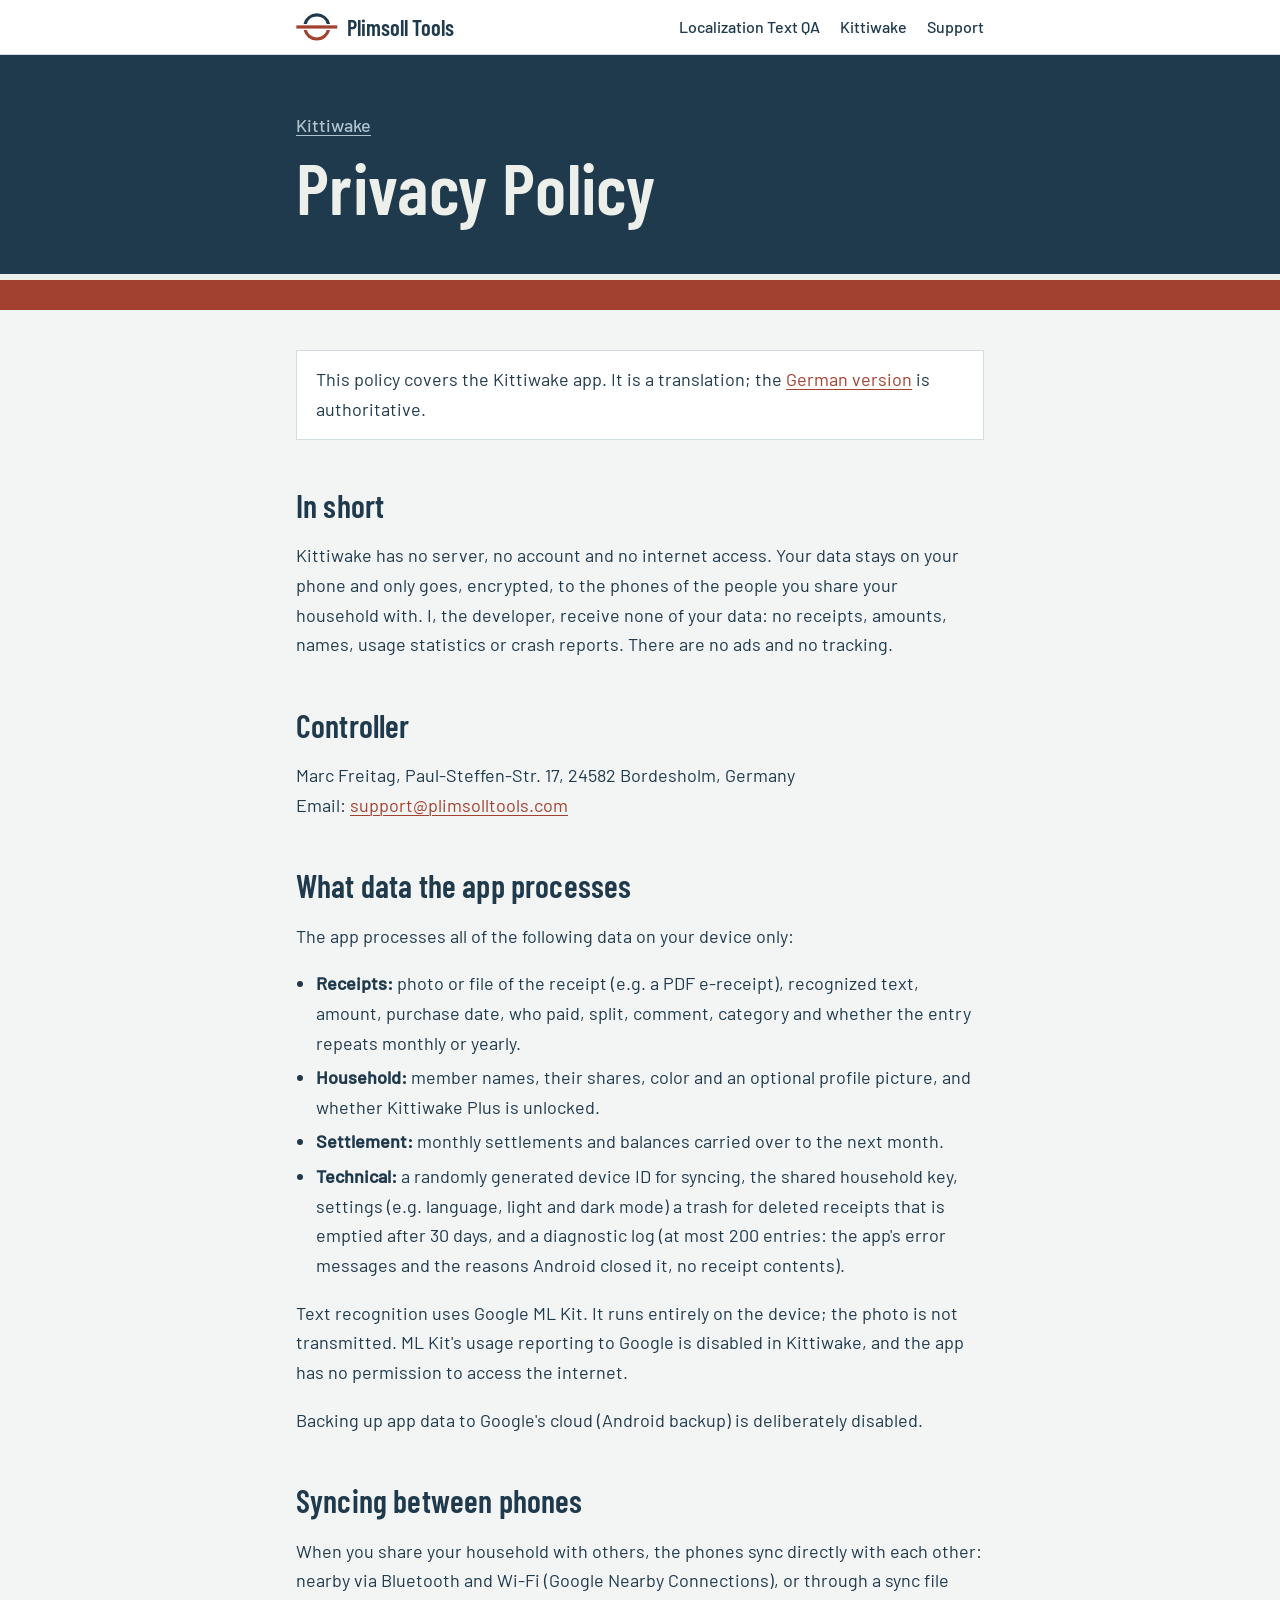
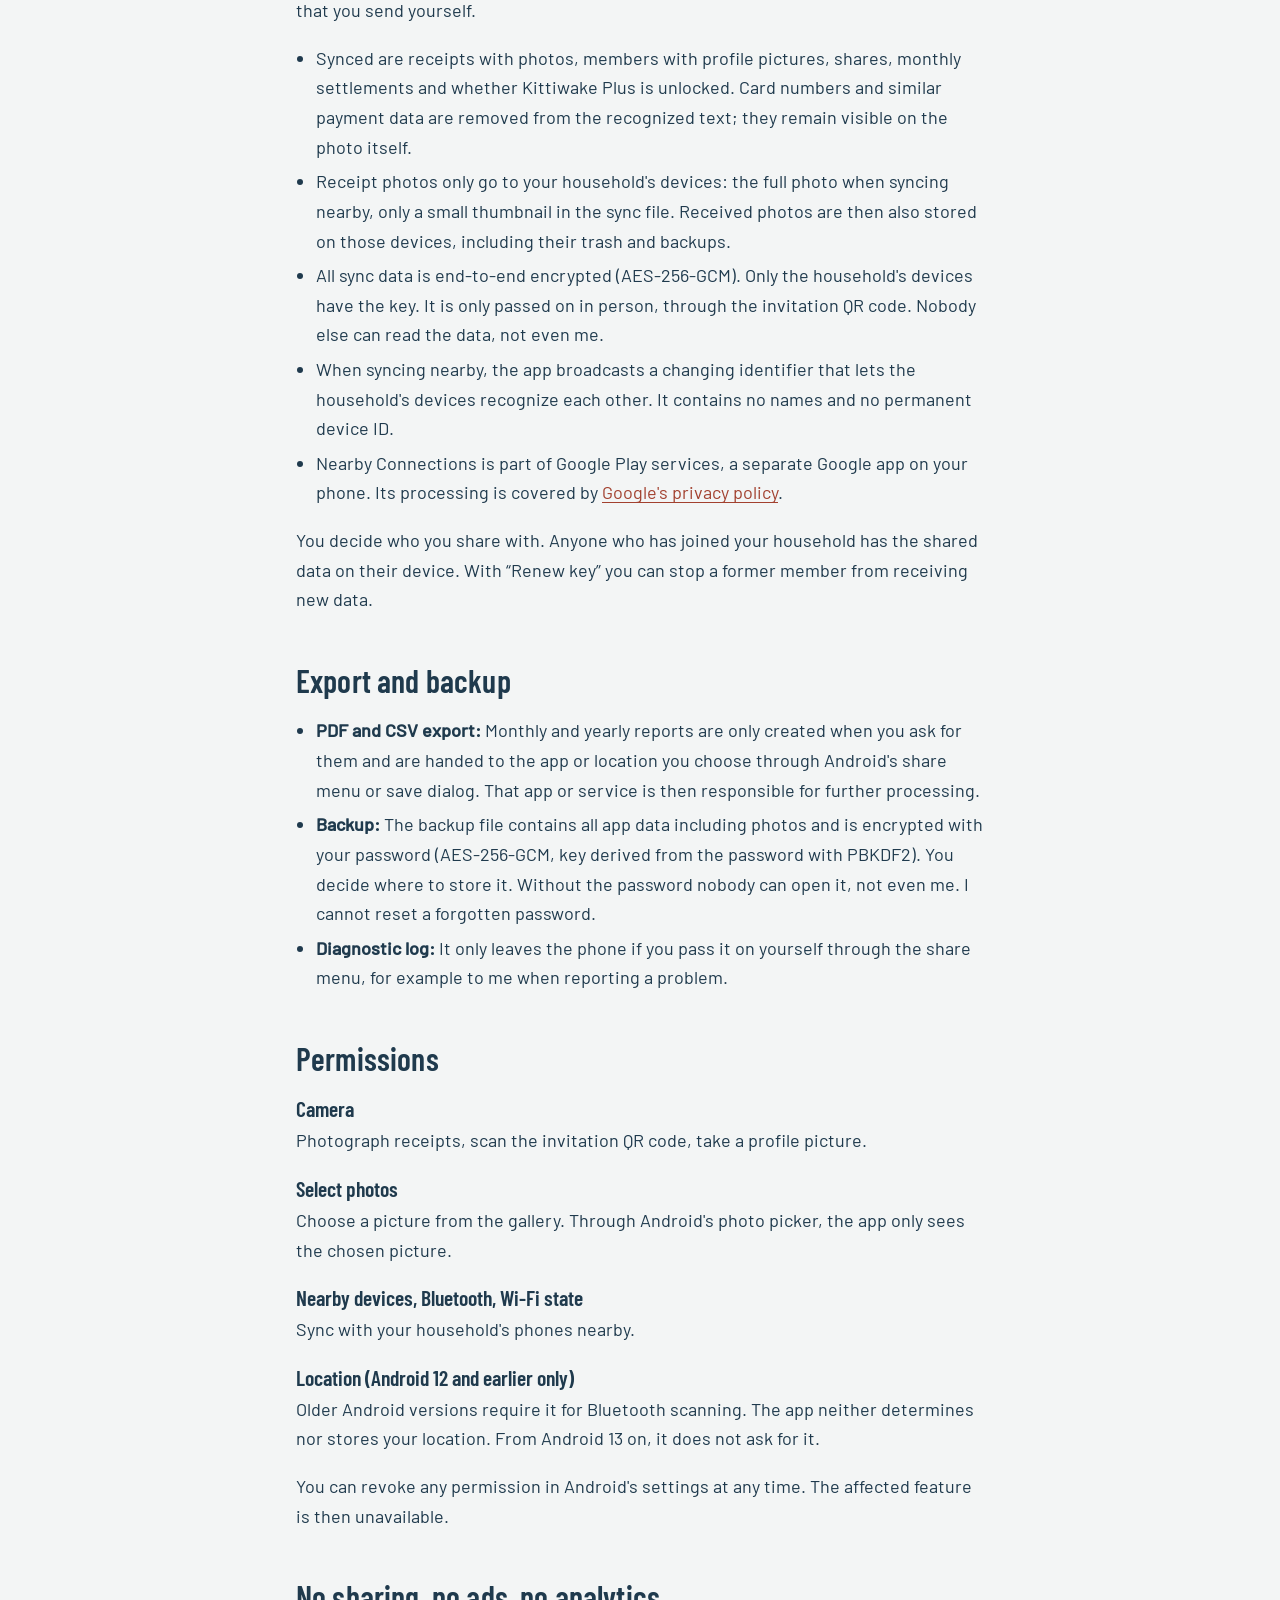
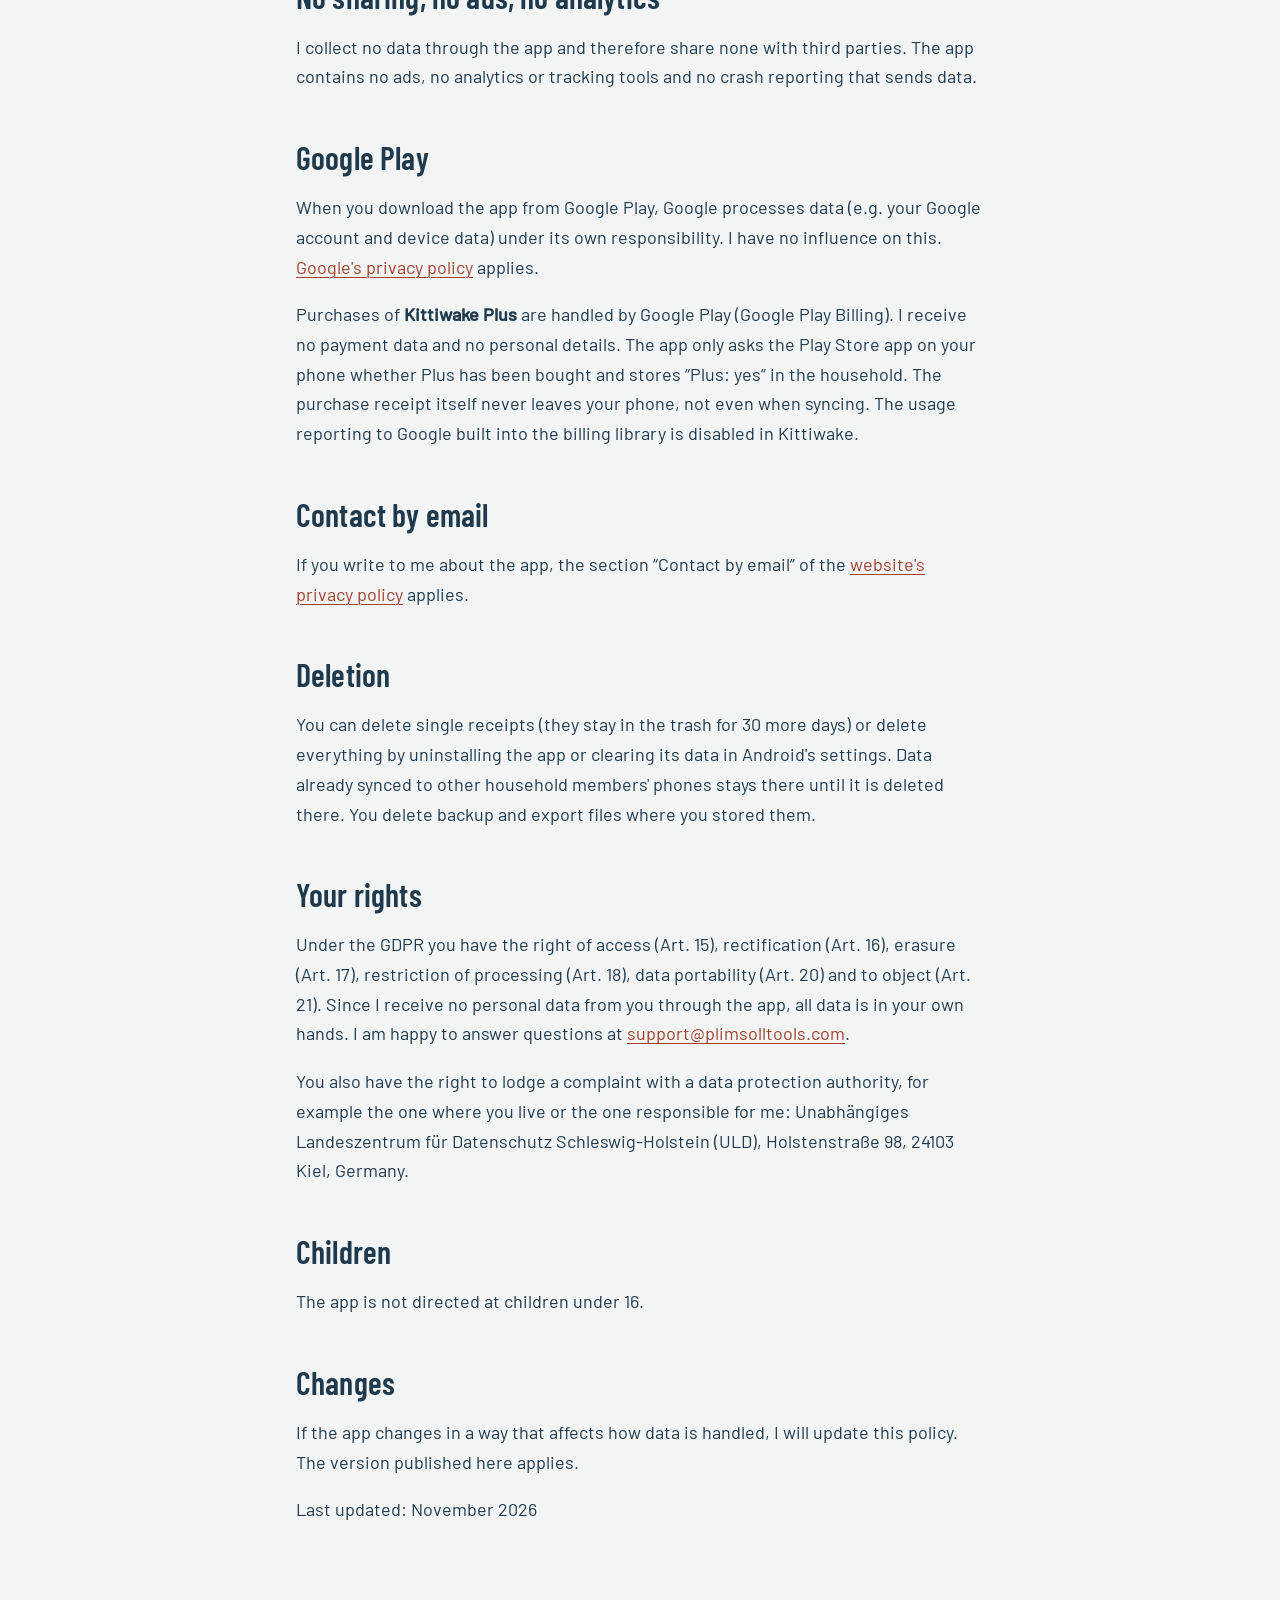
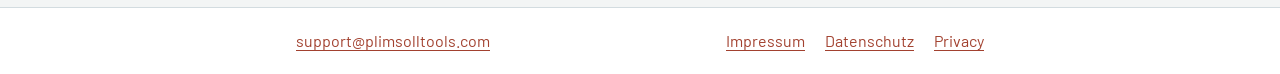
<file: apps/kittiwake/privacy.html>
<!doctype html>
<html lang="en">
<head>
<meta charset="utf-8">
<meta name="viewport" content="width=device-width, initial-scale=1">
<title>Kittiwake Privacy Policy – Plimsoll Tools</title>
<meta name="description" content="Privacy policy of the Kittiwake app.">
<meta property="og:title" content="Kittiwake Privacy Policy – Plimsoll Tools">
<meta property="og:description" content="Privacy policy of the Kittiwake app.">
<meta property="og:image" content="https://plimsolltools.com/assets/og.png">
<meta property="og:type" content="website">
<link rel="icon" href="../../assets/favicon.svg" type="image/svg+xml">
<link rel="preload" href="../../assets/fonts/BarlowCondensed-SemiBold.woff2" as="font" type="font/woff2" crossorigin>
<link rel="stylesheet" href="../../assets/style.css">
</head>
<body>
<header class="site-head">
  <div class="wrap head-inner">
    <a class="brand" href="../../index.html"><svg class="mark mark-head" viewBox="-61 -41 122 82" aria-hidden="true"><path class="mark-top" d="M-38.96 -9.05A40 40 0 0 1 38.96 -9.05L29.13 -9.05A30.5 30.5 0 0 0 -29.13 -9.05Z"/><path class="mark-low" d="M-38.96 9.05A40 40 0 0 0 38.96 9.05L29.13 9.05A30.5 30.5 0 0 1 -29.13 9.05Z"/><g class="mark-low"><rect x="-60" y="-4.75" width="120" height="9.5"/></g></svg><span>Plimsoll Tools</span></a>
    <nav aria-label="Main"><a href="../../tools/localization-text-qa/index.html">Localization Text QA</a><a href="../../apps/kittiwake/index.html">Kittiwake</a><a href="../../support.html">Support</a></nav>
  </div>
</header>
<section class="hero"><div class="wrap"><div><p class="crumb"><a href="index.html">Kittiwake</a></p><h1>Privacy Policy</h1></div></div><div class="waterline" aria-hidden="true"></div></section>
<main class="wrap content">

<p class="note">This policy covers the Kittiwake app. It is a translation; the <a href="datenschutz.html" lang="de">German version</a> is authoritative.</p>

<h2>In short</h2>
<p>Kittiwake has no server, no account and no internet access. Your data stays on your phone and only goes, encrypted, to the phones of the people you share your household with. I, the developer, receive none of your data: no receipts, amounts, names, usage statistics or crash reports. There are no ads and no tracking.</p>

<h2>Controller</h2>
<p>Marc Freitag, Paul-Steffen-Str. 17, 24582 Bordesholm, Germany<br>Email: <a href="mailto:support@plimsolltools.com">support@plimsolltools.com</a></p>

<h2>What data the app processes</h2>
<p>The app processes all of the following data on your device only:</p>
<ul>
  <li><strong>Receipts:</strong> photo or file of the receipt (e.g. a PDF e-receipt), recognized text, amount, purchase date, who paid, split, comment, category and whether the entry repeats monthly or yearly.</li>
  <li><strong>Household:</strong> member names, their shares, color and an optional profile picture, and whether Kittiwake Plus is unlocked.</li>
  <li><strong>Settlement:</strong> monthly settlements and balances carried over to the next month.</li>
  <li><strong>Technical:</strong> a randomly generated device ID for syncing, the shared household key, settings (e.g. language, light and dark mode) a trash for deleted receipts that is emptied after 30 days, and a diagnostic log (at most 200 entries: the app's error messages and the reasons Android closed it, no receipt contents).</li>
</ul>
<p>Text recognition uses Google ML Kit. It runs entirely on the device; the photo is not transmitted. ML Kit's usage reporting to Google is disabled in Kittiwake, and the app has no permission to access the internet.</p>
<p>Backing up app data to Google's cloud (Android backup) is deliberately disabled.</p>

<h2>Syncing between phones</h2>
<p>When you share your household with others, the phones sync directly with each other: nearby via Bluetooth and Wi-Fi (Google Nearby Connections), or through a sync file that you send yourself.</p>
<ul>
  <li>Synced are receipts with photos, members with profile pictures, shares, monthly settlements and whether Kittiwake Plus is unlocked. Card numbers and similar payment data are removed from the recognized text; they remain visible on the photo itself.</li>
  <li>Receipt photos only go to your household's devices: the full photo when syncing nearby, only a small thumbnail in the sync file. Received photos are then also stored on those devices, including their trash and backups.</li>
  <li>All sync data is end-to-end encrypted (AES-256-GCM). Only the household's devices have the key. It is only passed on in person, through the invitation QR code. Nobody else can read the data, not even me.</li>
  <li>When syncing nearby, the app broadcasts a changing identifier that lets the household's devices recognize each other. It contains no names and no permanent device ID.</li>
  <li>Nearby Connections is part of Google Play services, a separate Google app on your phone. Its processing is covered by <a href="https://policies.google.com/privacy">Google's privacy policy</a>.</li>
</ul>
<p>You decide who you share with. Anyone who has joined your household has the shared data on their device. With “Renew key” you can stop a former member from receiving new data.</p>

<h2>Export and backup</h2>
<ul>
  <li><strong>PDF and CSV export:</strong> Monthly and yearly reports are only created when you ask for them and are handed to the app or location you choose through Android's share menu or save dialog. That app or service is then responsible for further processing.</li>
  <li><strong>Backup:</strong> The backup file contains all app data including photos and is encrypted with your password (AES-256-GCM, key derived from the password with PBKDF2). You decide where to store it. Without the password nobody can open it, not even me. I cannot reset a forgotten password.</li>
  <li><strong>Diagnostic log:</strong> It only leaves the phone if you pass it on yourself through the share menu, for example to me when reporting a problem.</li>
</ul>

<h2>Permissions</h2>
<dl class="checks">
  <dt>Camera</dt><dd>Photograph receipts, scan the invitation QR code, take a profile picture.</dd>
  <dt>Select photos</dt><dd>Choose a picture from the gallery. Through Android's photo picker, the app only sees the chosen picture.</dd>
  <dt>Nearby devices, Bluetooth, Wi-Fi state</dt><dd>Sync with your household's phones nearby.</dd>
  <dt>Location (Android 12 and earlier only)</dt><dd>Older Android versions require it for Bluetooth scanning. The app neither determines nor stores your location. From Android 13 on, it does not ask for it.</dd>
</dl>
<p>You can revoke any permission in Android's settings at any time. The affected feature is then unavailable.</p>

<h2>No sharing, no ads, no analytics</h2>
<p>I collect no data through the app and therefore share none with third parties. The app contains no ads, no analytics or tracking tools and no crash reporting that sends data.</p>

<h2>Google Play</h2>
<p>When you download the app from Google Play, Google processes data (e.g. your Google account and device data) under its own responsibility. I have no influence on this. <a href="https://policies.google.com/privacy">Google's privacy policy</a> applies.</p>
<p>Purchases of <strong>Kittiwake Plus</strong> are handled by Google Play (Google Play Billing). I receive no payment data and no personal details. The app only asks the Play Store app on your phone whether Plus has been bought and stores “Plus: yes” in the household. The purchase receipt itself never leaves your phone, not even when syncing. The usage reporting to Google built into the billing library is disabled in Kittiwake.</p>

<h2>Contact by email</h2>
<p>If you write to me about the app, the section “Contact by email” of the <a href="../../privacy.html">website's privacy policy</a> applies.</p>

<h2>Deletion</h2>
<p>You can delete single receipts (they stay in the trash for 30 more days) or delete everything by uninstalling the app or clearing its data in Android's settings. Data already synced to other household members' phones stays there until it is deleted there. You delete backup and export files where you stored them.</p>

<h2>Your rights</h2>
<p>Under the GDPR you have the right of access (Art. 15), rectification (Art. 16), erasure (Art. 17), restriction of processing (Art. 18), data portability (Art. 20) and to object (Art. 21). Since I receive no personal data from you through the app, all data is in your own hands. I am happy to answer questions at <a href="mailto:support@plimsolltools.com">support@plimsolltools.com</a>.</p>
<p>You also have the right to lodge a complaint with a data protection authority, for example the one where you live or the one responsible for me: Unabhängiges Landeszentrum für Datenschutz Schleswig-Holstein (ULD), Holstenstraße 98, 24103 Kiel, Germany.</p>

<h2>Children</h2>
<p>The app is not directed at children under 16.</p>

<h2>Changes</h2>
<p>If the app changes in a way that affects how data is handled, I will update this policy. The version published here applies.</p>
<p>Last updated: November 2026</p>

</main>
<footer class="site-foot">
  <div class="wrap foot-inner">
    <p><a href="mailto:support@plimsolltools.com">support@plimsolltools.com</a></p>
    <p><a href="../../impressum.html">Impressum</a> <a href="../../datenschutz.html">Datenschutz</a> <a href="../../privacy.html">Privacy</a></p>
  </div>
</footer>
</body>
</html>
</file>
<file: assets/style.css>
/* Plimsoll Tools – one stylesheet, no external requests */
@font-face { font-family: "Barlow"; src: url("fonts/Barlow-Regular.woff2") format("woff2"); font-weight: 400; font-display: swap; }
@font-face { font-family: "Barlow"; src: url("fonts/Barlow-Medium.woff2") format("woff2"); font-weight: 500; font-display: swap; }
@font-face { font-family: "Barlow Condensed"; src: url("fonts/BarlowCondensed-SemiBold.woff2") format("woff2"); font-weight: 600; font-display: swap; }

:root {
  /* brand, fixed in both modes */
  --hull: #1F3A4D;
  --paint: #EDEFEA;
  --signal: #C2553F;      /* accent on hull blue */
  --antifouling: #A2412F; /* red band */
  --hull-text: #B0C2CD;
  /* content, light */
  --bg: #F3F5F5;
  --surface: #FFFFFF;
  --ink: #1F3A4D;
  --ink-soft: #4E6878;
  --rule: #D3DCE0;
  --accent: #A2412F;
  --mark-top: var(--hull);
  --mark-low: var(--antifouling);
  color-scheme: light;
}
@media (prefers-color-scheme: dark) {
  :root {
    --bg: #13222E;
    --surface: #1A2E3D;
    --ink: #E3E9EB;
    --ink-soft: #A9BAC4;
    --rule: #2B4253;
    --accent: #D9715B;
    --mark-top: var(--paint);
    --mark-low: var(--signal);
    color-scheme: dark;
  }
}

* { box-sizing: border-box; }
html { -webkit-text-size-adjust: 100%; }
body {
  margin: 0; background: var(--bg); color: var(--ink);
  font: 400 1.125rem/1.65 "Barlow", system-ui, -apple-system, "Segoe UI", sans-serif;
}
.wrap { max-width: 46rem; margin: 0 auto; padding: 0 1.5rem; }

a { color: var(--accent); text-underline-offset: 0.18em; text-decoration-thickness: 1px; }
a:hover { text-decoration-thickness: 2px; }
a:focus-visible { outline: 3px solid var(--signal); outline-offset: 3px; border-radius: 2px; }

h1, h2, h3 { font-family: "Barlow Condensed", "Arial Narrow", sans-serif; font-weight: 600; line-height: 1.1; letter-spacing: 0.005em; }
h2 { font-size: 2rem; margin: 3rem 0 0.75rem; }
h3 { font-size: 1.5rem; margin: 0; }

/* header */
.site-head { background: var(--surface); border-bottom: 1px solid var(--rule); }
.head-inner { display: flex; align-items: center; justify-content: space-between; gap: 1rem; flex-wrap: wrap; padding-top: 0.8rem; padding-bottom: 0.8rem; }
.brand { display: flex; align-items: center; gap: 0.6rem; color: var(--ink); text-decoration: none; font: 600 1.4rem/1 "Barlow Condensed", sans-serif; }
nav { display: flex; flex-wrap: wrap; gap: 0.4rem 1.25rem; font-weight: 500; font-size: 1rem; }
nav a { color: var(--ink); text-decoration: none; }
nav a:hover { color: var(--accent); }

/* the mark */
.mark { display: block; }
.mark-head { width: 2.6rem; height: auto; }
.mark .mark-top { fill: var(--mark-top); }
.mark .mark-low { fill: var(--mark-low); }

/* hero: a ship's hull with its waterline */
.hero { background: var(--hull); color: var(--paint); }
.hero .wrap { display: flex; align-items: center; gap: 2rem; padding-top: 3.5rem; padding-bottom: 3rem; }
.hero h1 { font-size: clamp(2.6rem, 8vw, 4.5rem); margin: 0; }
.hero .claim { color: var(--hull-text); font-weight: 500; font-size: 1.25rem; margin: 0.4rem 0 0; }
.hero .crumb { margin: 0 0 0.4rem; font-weight: 500; }
.hero .crumb a { color: var(--hull-text); }
.mark-hero { width: clamp(7rem, 22vw, 11rem); flex: none; }
.hero .mark .mark-top { fill: var(--paint); }
.hero .mark .mark-low { fill: var(--signal); }
.waterline { height: 2.25rem; background: var(--antifouling); border-top: 6px solid var(--paint); }

/* content */
.content { padding-top: 2.5rem; padding-bottom: 4rem; }
.lead { font-size: 1.3rem; line-height: 1.55; margin-top: 0; }
.tool { background: var(--surface); border: 1px solid var(--rule); border-left: 6px solid var(--accent); padding: 1.25rem 1.5rem; }
.tool p { margin: 0.6rem 0 0; }
.tool-head { display: flex; align-items: baseline; justify-content: space-between; gap: 1rem; flex-wrap: wrap; }
.tool h3 a { color: var(--ink); text-decoration: none; }
.tool h3 a:hover { color: var(--accent); }
.status { font-size: 0.95rem; font-weight: 500; color: var(--ink-soft); }
.meta { color: var(--ink-soft); font-size: 1rem; }

.checks dt { font: 600 1.35rem/1.2 "Barlow Condensed", sans-serif; margin-top: 1.25rem; }
.checks dd { margin: 0.25rem 0 0; }
ul { padding-left: 1.25rem; }
li { margin: 0.3rem 0; }
.note { background: var(--surface); border: 1px solid var(--rule); padding: 0.9rem 1.2rem; margin-top: 0; }
.todo { color: var(--ink-soft); font-style: italic; }

/* footer */
.site-foot { border-top: 1px solid var(--rule); background: var(--surface); }
.foot-inner { display: flex; justify-content: space-between; gap: 1rem; flex-wrap: wrap; padding-top: 1.25rem; padding-bottom: 1.25rem; font-size: 1rem; color: var(--ink-soft); }
.foot-inner p { margin: 0; display: flex; gap: 1.25rem; }

@media (max-width: 34rem) {
  .hero .wrap { flex-direction: column; align-items: flex-start; gap: 1.25rem; padding-top: 2.5rem; }
  h2 { font-size: 1.75rem; }
}
</file>
